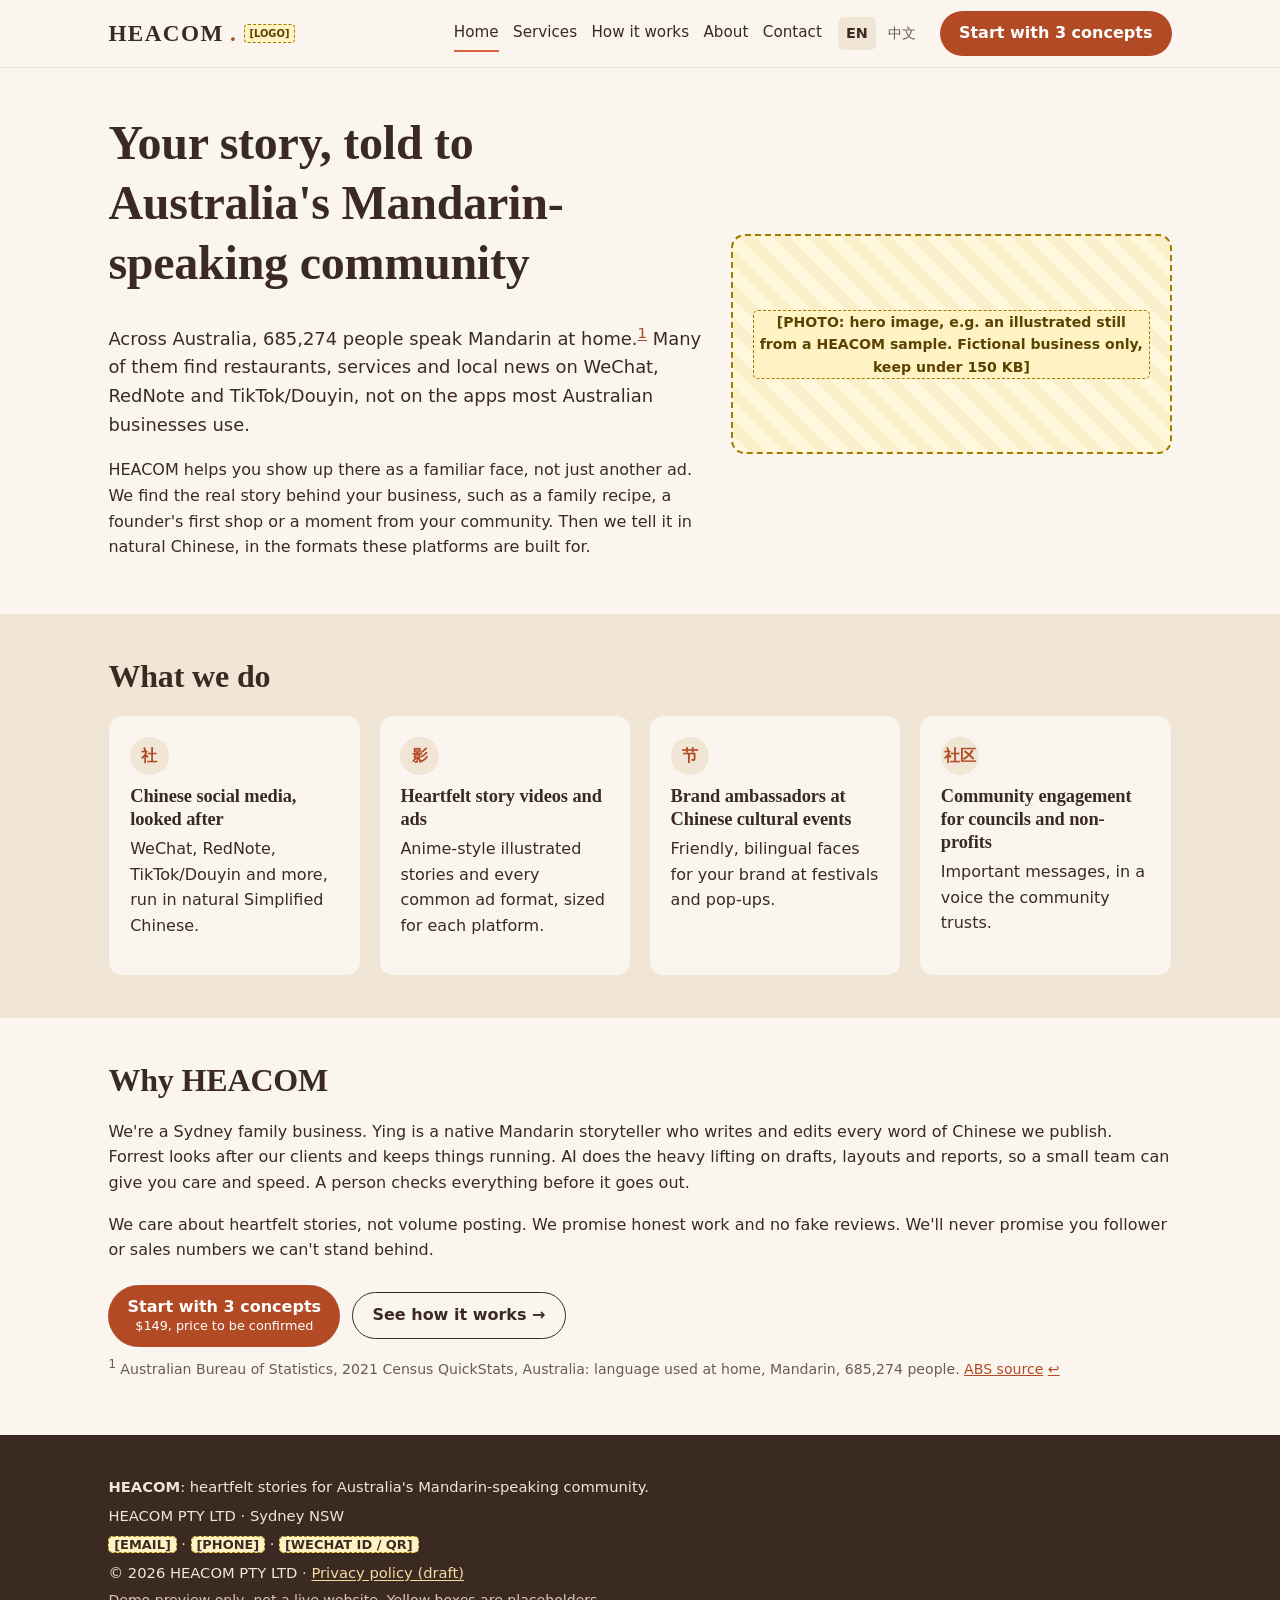
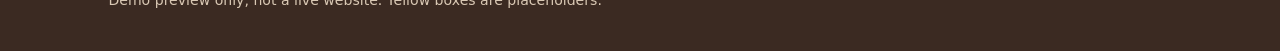
<file: index.html>
<!doctype html>
<html lang="en-AU">
<head>
<meta charset="utf-8">
<meta name="viewport" content="width=device-width,initial-scale=1">
<title>HEACOM | Your Story, Told to Australia&#x27;s Mandarin-Speaking Community</title>
<meta name="description" content="A Sydney family business that brings your brand to Mandarin-speaking Australians. We make heartfelt Chinese story videos, run your Chinese social media and support your community events. Powered by AI, edited by people.">
<meta name="robots" content="noindex"><!-- DEMO preview only: remove this line only if Forrest decides to launch -->
<link rel="canonical" href="https://heacom.com.au/">
<link rel="alternate" hreflang="en-AU" href="https://heacom.com.au/">
<link rel="alternate" hreflang="zh-Hans" href="https://heacom.com.au/zh/">
<link rel="alternate" hreflang="x-default" href="https://heacom.com.au/">
<meta property="og:type" content="website">
<meta property="og:site_name" content="HEACOM">
<meta property="og:title" content="HEACOM | Your Story, Told to Australia&#x27;s Mandarin-Speaking Community">
<meta property="og:description" content="A Sydney family business that brings your brand to Mandarin-speaking Australians. We make heartfelt Chinese story videos, run your Chinese social media and support your community events. Powered by AI, edited by people.">
<meta property="og:url" content="https://heacom.com.au/">
<meta property="og:locale" content="en_AU">
<meta name="theme-color" content="#FAF5EE">
<link rel="icon" href="assets/favicon.svg" type="image/svg+xml">
<link rel="stylesheet" href="assets/style.css">
</head>
<body>
<a class="skip" href="#main">Skip to content</a>
<header class="site"><div class="wrap bar">
<a class="wordmark" href="index.html" aria-label="HEACOM home">HEACOM<span class="dot" aria-hidden="true">.</span><mark class="logo-ph" aria-hidden="true">[LOGO]</mark></a>
<nav class="main" aria-label="Main"><ul><li><a href="index.html" aria-current=page>Home</a></li><li><a href="services.html">Services</a></li><li><a href="how-it-works.html">How it works</a></li><li><a href="about.html">About</a></li><li><a href="contact.html">Contact</a></li></ul></nav>
<nav class="lang" aria-label="Language"><a href="index.html" hreflang="en-AU" lang="en-AU" aria-current=true>EN</a><a href="zh/index.html" hreflang="zh-Hans" lang="zh-Hans">中文</a></nav>
<a class="btn" href="contact.html#enquiry">Start with 3 concepts</a>
</div></header>
<main id="main">
<section class="hero"><div class="wrap hero-grid"><div>
<h1>Your story, told to Australia's Mandarin-speaking community</h1>
<p class="lead">Across Australia, 685,274 people speak Mandarin at home.<sup><a href="#fn1" id="fnref1" aria-label="Footnote 1">1</a></sup> Many of them find restaurants, services and local news on WeChat, RedNote and TikTok/Douyin, not on the apps most Australian businesses use.</p>
<p>HEACOM helps you show up there as a familiar face, not just another ad. We find the real story behind your business, such as a family recipe, a founder's first shop or a moment from your community. Then we tell it in natural Chinese, in the formats these platforms are built for.</p>
</div>
<div class="box-ph" role="img" aria-label="Placeholder for a hero image"><mark class="ph">[PHOTO: hero image, e.g. an illustrated still from a HEACOM sample. Fictional business only, keep under 150 KB]</mark></div>
</div></section>
<section class="band"><div class="wrap"><h2>What we do</h2><div class="grid c4">
<div class="card"><span class="icon" aria-hidden="true">社</span><h3>Chinese social media, looked after</h3><p>WeChat, RedNote, TikTok/Douyin and more, run in natural Simplified Chinese.</p></div>
<div class="card"><span class="icon" aria-hidden="true">影</span><h3>Heartfelt story videos and ads</h3><p>Anime-style illustrated stories and every common ad format, sized for each platform.</p></div>
<div class="card"><span class="icon" aria-hidden="true">节</span><h3>Brand ambassadors at Chinese cultural events</h3><p>Friendly, bilingual faces for your brand at festivals and pop-ups.</p></div>
<div class="card"><span class="icon" aria-hidden="true">社区</span><h3>Community engagement for councils and non-profits</h3><p>Important messages, in a voice the community trusts.</p></div>
</div></div></section>
<section><div class="wrap"><h2>Why HEACOM</h2>
<p>We're a Sydney family business. Ying is a native Mandarin storyteller who writes and edits every word of Chinese we publish. Forrest looks after our clients and keeps things running. AI does the heavy lifting on drafts, layouts and reports, so a small team can give you care and speed. A person checks everything before it goes out.</p>
<p>We care about heartfelt stories, not volume posting. We promise honest work and no fake reviews. We'll never promise you follower or sales numbers we can't stand behind.</p>
<div class="cta-row"><a class="btn" href="contact.html#enquiry">Start with 3 concepts<small>$149, price to be confirmed</small></a> <a class="btn ghost" href="how-it-works.html">See how it works →</a></div>
<p class="small" id="fn1"><sup>1</sup> Australian Bureau of Statistics, 2021 Census QuickStats, Australia: language used at home, Mandarin, 685,274 people. <a href="https://www.abs.gov.au/census/find-census-data/quickstats/2021/AUS" rel="noopener">ABS source</a> <a href="#fnref1" aria-label="Back to text">↩</a></p>
</div></section>
</main>
<footer class="site"><div class="wrap"><p><strong>HEACOM</strong>: heartfelt stories for Australia's Mandarin-speaking community.</p><p>HEACOM PTY LTD · Sydney NSW</p><p><mark class="ph">[EMAIL]</mark> · <mark class="ph">[PHONE]</mark> · <mark class="ph">[WECHAT ID / QR]</mark></p>
<p>© 2026 HEACOM PTY LTD · <a href="privacy.html">Privacy policy (draft)</a></p><p class="small" style="color:#d9c8b4">Demo preview only, not a live website. Yellow boxes are placeholders.</p></div></footer>
</body>
</html>
</file>
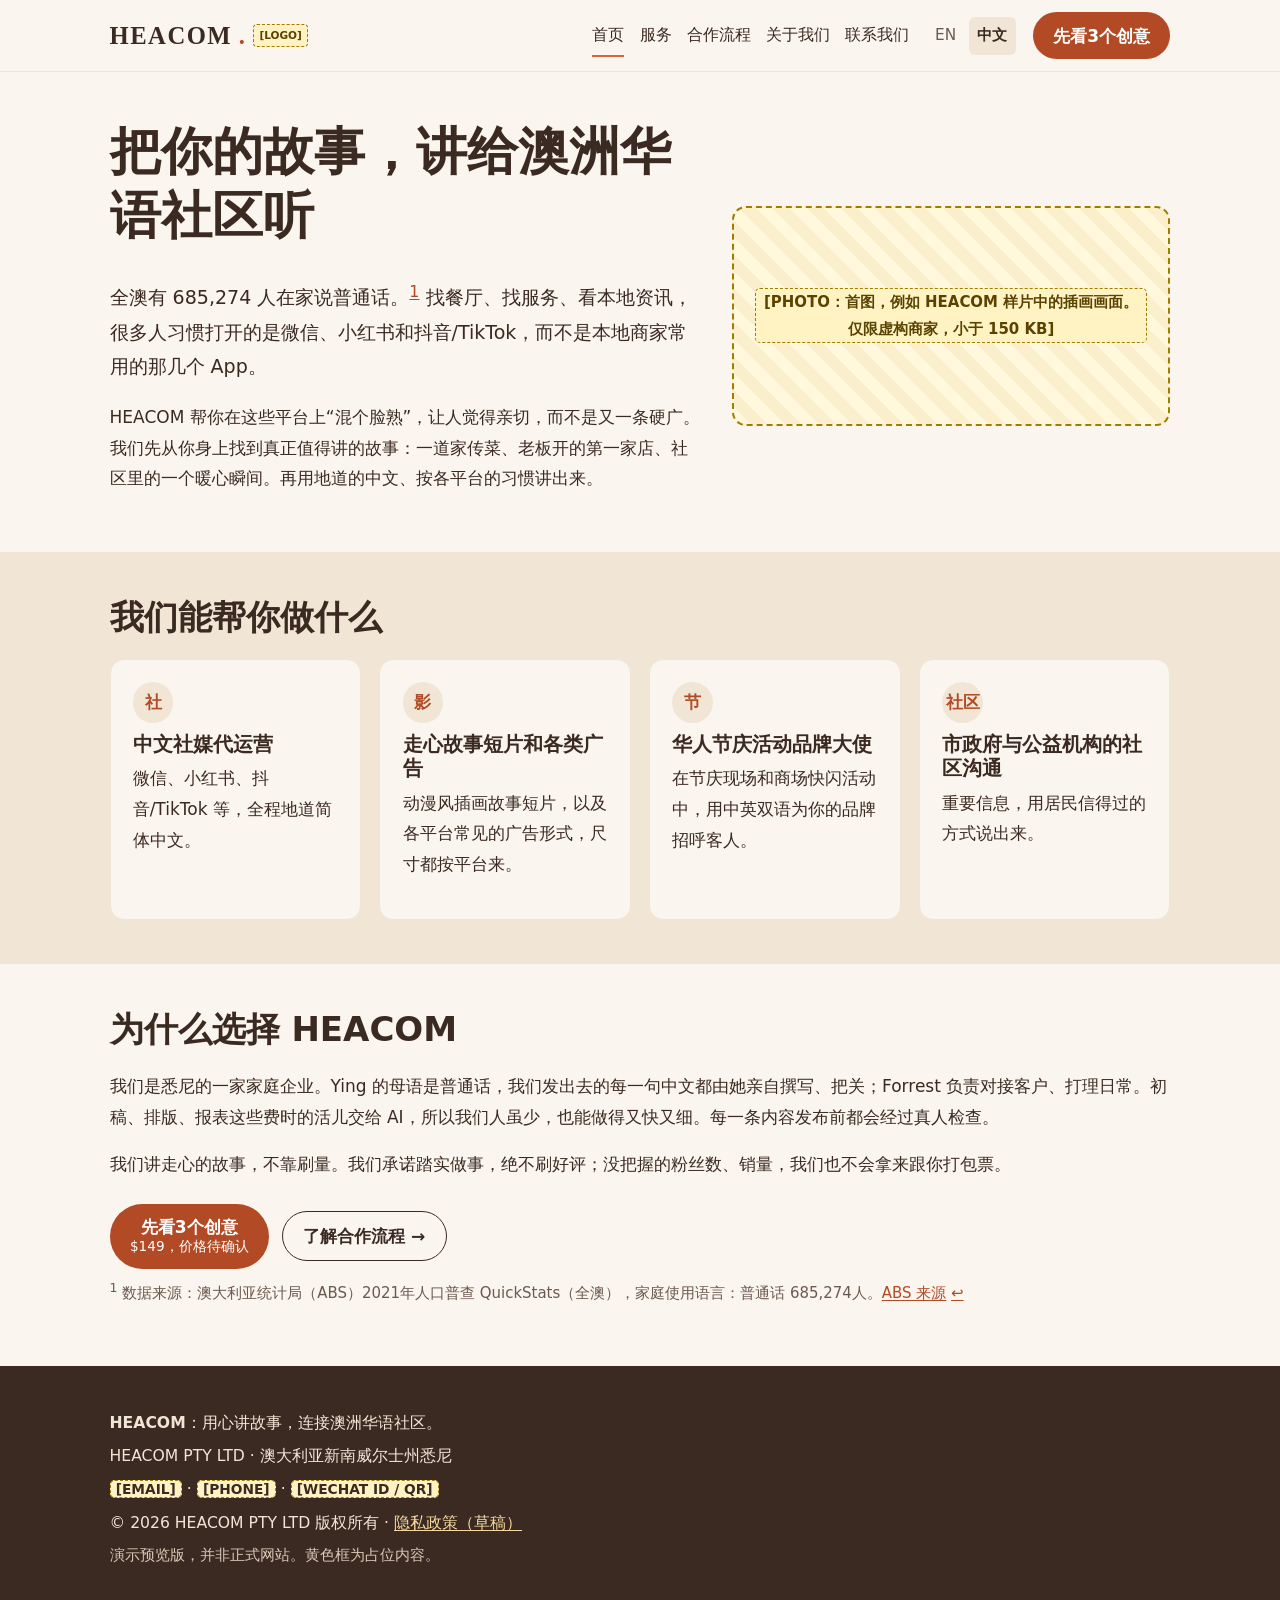
<file: zh/index.html>
<!doctype html>
<html lang="zh-Hans">
<head>
<meta charset="utf-8">
<meta name="viewport" content="width=device-width,initial-scale=1">
<title>HEACOM｜把你的故事，讲给澳洲华语社区听</title>
<meta name="description" content="悉尼本地家庭企业，帮你走进澳洲讲普通话的华人圈：拍有温度的中文故事短片、打理中文社媒、助力华人节庆活动。AI 提效，真人把关。">
<meta name="robots" content="noindex"><!-- DEMO preview only: remove this line only if Forrest decides to launch -->
<link rel="canonical" href="https://heacom.com.au/zh/">
<link rel="alternate" hreflang="en-AU" href="https://heacom.com.au/">
<link rel="alternate" hreflang="zh-Hans" href="https://heacom.com.au/zh/">
<link rel="alternate" hreflang="x-default" href="https://heacom.com.au/">
<meta property="og:type" content="website">
<meta property="og:site_name" content="HEACOM">
<meta property="og:title" content="HEACOM｜把你的故事，讲给澳洲华语社区听">
<meta property="og:description" content="悉尼本地家庭企业，帮你走进澳洲讲普通话的华人圈：拍有温度的中文故事短片、打理中文社媒、助力华人节庆活动。AI 提效，真人把关。">
<meta property="og:url" content="https://heacom.com.au/zh/">
<meta property="og:locale" content="zh_CN">
<meta name="theme-color" content="#FAF5EE">
<link rel="icon" href="../assets/favicon.svg" type="image/svg+xml">
<link rel="stylesheet" href="../assets/style.css">
</head>
<body>
<a class="skip" href="#main">跳到正文</a>
<header class="site"><div class="wrap bar">
<a class="wordmark" href="index.html" aria-label="HEACOM 首页">HEACOM<span class="dot" aria-hidden="true">.</span><mark class="logo-ph" aria-hidden="true">[LOGO]</mark></a>
<nav class="main" aria-label="主导航"><ul><li><a href="index.html" aria-current=page>首页</a></li><li><a href="services.html">服务</a></li><li><a href="how-it-works.html">合作流程</a></li><li><a href="about.html">关于我们</a></li><li><a href="contact.html">联系我们</a></li></ul></nav>
<nav class="lang" aria-label="语言"><a href="../index.html" hreflang="en-AU" lang="en-AU">EN</a><a href="index.html" hreflang="zh-Hans" lang="zh-Hans" aria-current=true>中文</a></nav>
<a class="btn" href="contact.html#enquiry">先看3个创意</a>
</div></header>
<main id="main">
<section class="hero"><div class="wrap hero-grid"><div>
<h1>把你的故事，讲给澳洲华语社区听</h1>
<p class="lead">全澳有 685,274 人在家说普通话。<sup><a href="#fn1" id="fnref1" aria-label="注释1">1</a></sup> 找餐厅、找服务、看本地资讯，很多人习惯打开的是微信、小红书和抖音/TikTok，而不是本地商家常用的那几个 App。</p>
<p>HEACOM 帮你在这些平台上“混个脸熟”，让人觉得亲切，而不是又一条硬广。我们先从你身上找到真正值得讲的故事：一道家传菜、老板开的第一家店、社区里的一个暖心瞬间。再用地道的中文、按各平台的习惯讲出来。</p>
</div>
<div class="box-ph" role="img" aria-label="首图占位"><mark class="ph">[PHOTO：首图，例如 HEACOM 样片中的插画画面。仅限虚构商家，小于 150 KB]</mark></div>
</div></section>
<section class="band"><div class="wrap"><h2>我们能帮你做什么</h2><div class="grid c4">
<div class="card"><span class="icon" aria-hidden="true">社</span><h3>中文社媒代运营</h3><p>微信、小红书、抖音/TikTok 等，全程地道简体中文。</p></div>
<div class="card"><span class="icon" aria-hidden="true">影</span><h3>走心故事短片和各类广告</h3><p>动漫风插画故事短片，以及各平台常见的广告形式，尺寸都按平台来。</p></div>
<div class="card"><span class="icon" aria-hidden="true">节</span><h3>华人节庆活动品牌大使</h3><p>在节庆现场和商场快闪活动中，用中英双语为你的品牌招呼客人。</p></div>
<div class="card"><span class="icon" aria-hidden="true">社区</span><h3>市政府与公益机构的社区沟通</h3><p>重要信息，用居民信得过的方式说出来。</p></div>
</div></div></section>
<section><div class="wrap"><h2>为什么选择 HEACOM</h2>
<p>我们是悉尼的一家家庭企业。Ying 的母语是普通话，我们发出去的每一句中文都由她亲自撰写、把关；Forrest 负责对接客户、打理日常。初稿、排版、报表这些费时的活儿交给 AI，所以我们人虽少，也能做得又快又细。每一条内容发布前都会经过真人检查。</p>
<p>我们讲走心的故事，不靠刷量。我们承诺踏实做事，绝不刷好评；没把握的粉丝数、销量，我们也不会拿来跟你打包票。</p>
<div class="cta-row"><a class="btn" href="contact.html#enquiry">先看3个创意<small>$149，价格待确认</small></a> <a class="btn ghost" href="how-it-works.html">了解合作流程 →</a></div>
<p class="small" id="fn1"><sup>1</sup> 数据来源：澳大利亚统计局（ABS）2021年人口普查 QuickStats（全澳），家庭使用语言：普通话 685,274人。<a href="https://www.abs.gov.au/census/find-census-data/quickstats/2021/AUS" rel="noopener">ABS 来源</a> <a href="#fnref1" aria-label="返回正文">↩</a></p>
</div></section>
</main>
<footer class="site"><div class="wrap"><p><strong>HEACOM</strong>：用心讲故事，连接澳洲华语社区。</p><p>HEACOM PTY LTD · 澳大利亚新南威尔士州悉尼</p><p><mark class="ph">[EMAIL]</mark> · <mark class="ph">[PHONE]</mark> · <mark class="ph">[WECHAT ID / QR]</mark></p>
<p>© 2026 HEACOM PTY LTD 版权所有 · <a href="privacy.html">隐私政策（草稿）</a></p><p class="small" style="color:#d9c8b4">演示预览版，并非正式网站。黄色框为占位内容。</p></div></footer>
</body>
</html>
</file>
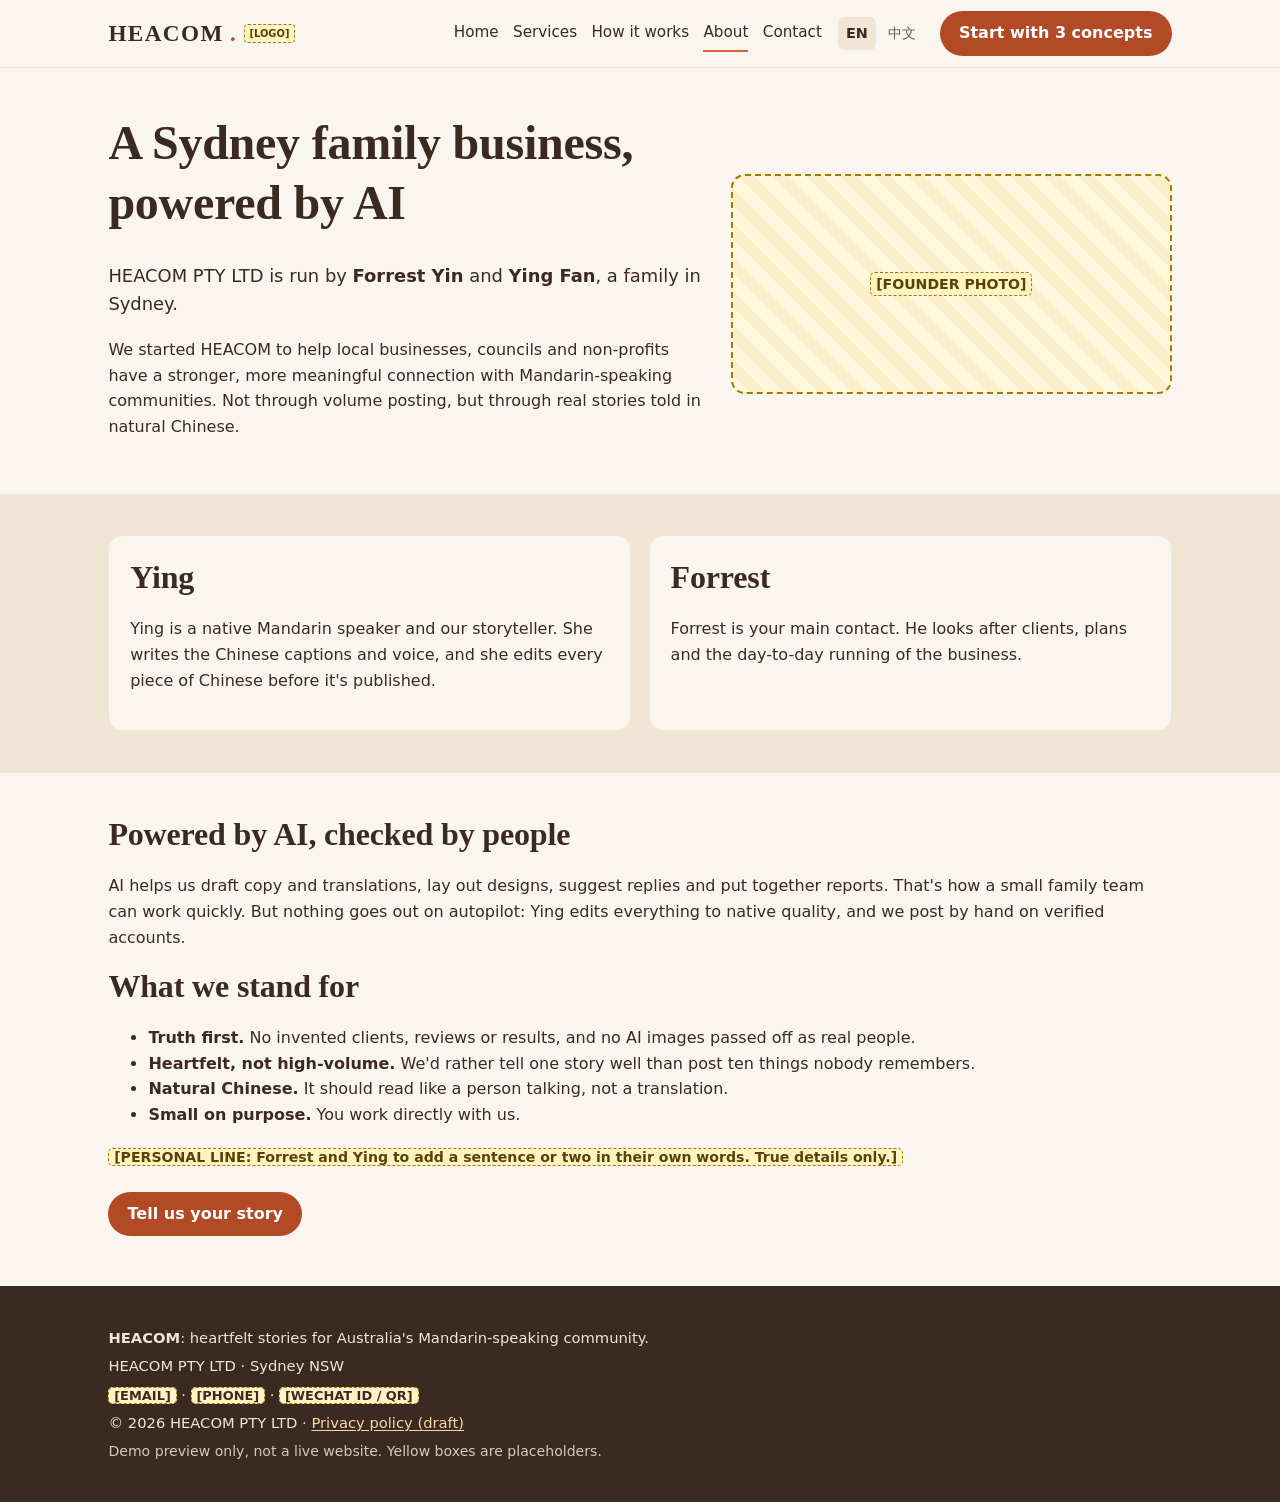
<file: about.html>
<!doctype html>
<html lang="en-AU">
<head>
<meta charset="utf-8">
<meta name="viewport" content="width=device-width,initial-scale=1">
<title>About HEACOM | A Sydney Family Business, Powered by AI</title>
<meta name="description" content="HEACOM PTY LTD is a Sydney family business run by Forrest Yin and Ying Fan. We help businesses and organisations connect with Australia&#x27;s Mandarin-speaking community.">
<meta name="robots" content="noindex"><!-- DEMO preview only: remove this line only if Forrest decides to launch -->
<link rel="canonical" href="https://heacom.com.au/about.html">
<link rel="alternate" hreflang="en-AU" href="https://heacom.com.au/about.html">
<link rel="alternate" hreflang="zh-Hans" href="https://heacom.com.au/zh/about.html">
<link rel="alternate" hreflang="x-default" href="https://heacom.com.au/about.html">
<meta property="og:type" content="website">
<meta property="og:site_name" content="HEACOM">
<meta property="og:title" content="About HEACOM | A Sydney Family Business, Powered by AI">
<meta property="og:description" content="HEACOM PTY LTD is a Sydney family business run by Forrest Yin and Ying Fan. We help businesses and organisations connect with Australia&#x27;s Mandarin-speaking community.">
<meta property="og:url" content="https://heacom.com.au/about.html">
<meta property="og:locale" content="en_AU">
<meta name="theme-color" content="#FAF5EE">
<link rel="icon" href="assets/favicon.svg" type="image/svg+xml">
<link rel="stylesheet" href="assets/style.css">
</head>
<body>
<a class="skip" href="#main">Skip to content</a>
<header class="site"><div class="wrap bar">
<a class="wordmark" href="index.html" aria-label="HEACOM home">HEACOM<span class="dot" aria-hidden="true">.</span><mark class="logo-ph" aria-hidden="true">[LOGO]</mark></a>
<nav class="main" aria-label="Main"><ul><li><a href="index.html">Home</a></li><li><a href="services.html">Services</a></li><li><a href="how-it-works.html">How it works</a></li><li><a href="about.html" aria-current=page>About</a></li><li><a href="contact.html">Contact</a></li></ul></nav>
<nav class="lang" aria-label="Language"><a href="about.html" hreflang="en-AU" lang="en-AU" aria-current=true>EN</a><a href="zh/about.html" hreflang="zh-Hans" lang="zh-Hans">中文</a></nav>
<a class="btn" href="contact.html#enquiry">Start with 3 concepts</a>
</div></header>
<main id="main">
<section class="hero"><div class="wrap hero-grid"><div>
<h1>A Sydney family business, powered by AI</h1>
<p class="lead">HEACOM PTY LTD is run by <strong>Forrest Yin</strong> and <strong>Ying Fan</strong>, a family in Sydney.</p>
<p>We started HEACOM to help local businesses, councils and non-profits have a stronger, more meaningful connection with Mandarin-speaking communities. Not through volume posting, but through real stories told in natural Chinese.</p>
</div><div class="box-ph" role="img" aria-label="Placeholder for founder photo"><mark class="ph">[FOUNDER PHOTO]</mark></div></div></section>
<section class="band"><div class="wrap grid c2">
<div class="card"><h2>Ying</h2><p>Ying is a native Mandarin speaker and our storyteller. She writes the Chinese captions and voice, and she edits every piece of Chinese before it's published.</p></div>
<div class="card"><h2>Forrest</h2><p>Forrest is your main contact. He looks after clients, plans and the day-to-day running of the business.</p></div>
</div></section>
<section><div class="wrap"><h2>Powered by AI, checked by people</h2>
<p>AI helps us draft copy and translations, lay out designs, suggest replies and put together reports. That's how a small family team can work quickly. But nothing goes out on autopilot: Ying edits everything to native quality, and we post by hand on verified accounts.</p>
<h2>What we stand for</h2>
<ul><li><strong>Truth first.</strong> No invented clients, reviews or results, and no AI images passed off as real people.</li>
<li><strong>Heartfelt, not high-volume.</strong> We'd rather tell one story well than post ten things nobody remembers.</li>
<li><strong>Natural Chinese.</strong> It should read like a person talking, not a translation.</li>
<li><strong>Small on purpose.</strong> You work directly with us.</li></ul>
<p><mark class="ph">[PERSONAL LINE: Forrest and Ying to add a sentence or two in their own words. True details only.]</mark></p>
<div class="cta-row"><a class="btn" href="contact.html#enquiry">Tell us your story</a></div>
</div></section>
</main>
<footer class="site"><div class="wrap"><p><strong>HEACOM</strong>: heartfelt stories for Australia's Mandarin-speaking community.</p><p>HEACOM PTY LTD · Sydney NSW</p><p><mark class="ph">[EMAIL]</mark> · <mark class="ph">[PHONE]</mark> · <mark class="ph">[WECHAT ID / QR]</mark></p>
<p>© 2026 HEACOM PTY LTD · <a href="privacy.html">Privacy policy (draft)</a></p><p class="small" style="color:#d9c8b4">Demo preview only, not a live website. Yellow boxes are placeholders.</p></div></footer>
</body>
</html>
</file>
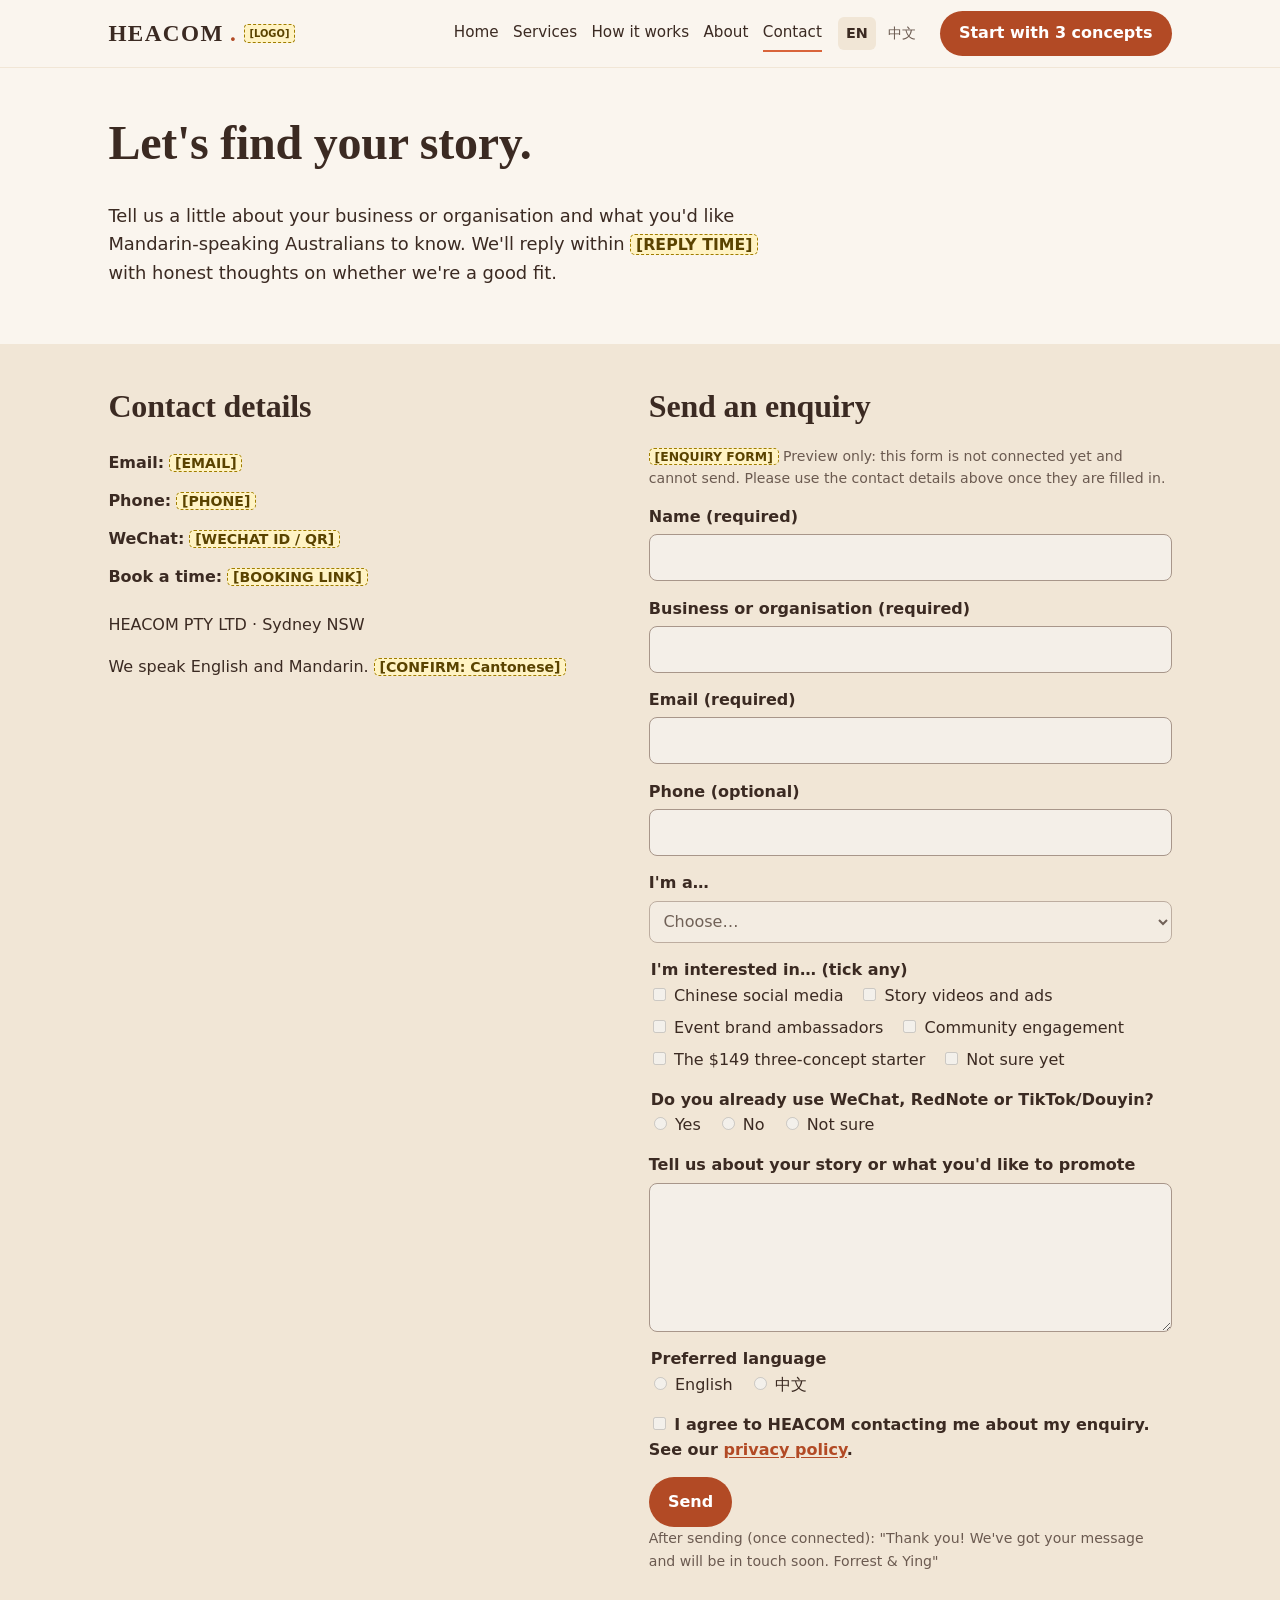
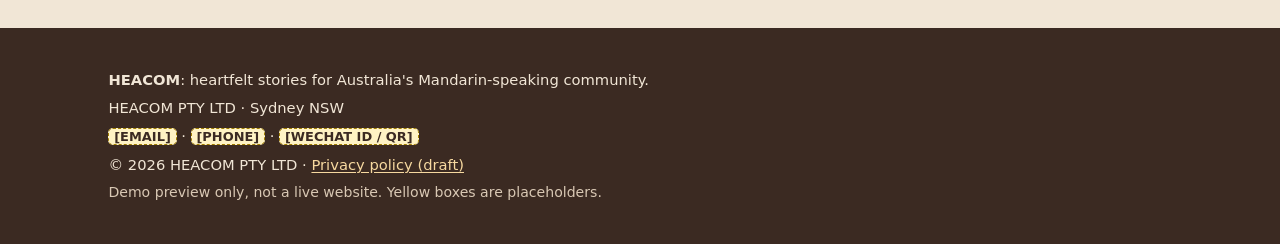
<file: contact.html>
<!doctype html>
<html lang="en-AU">
<head>
<meta charset="utf-8">
<meta name="viewport" content="width=device-width,initial-scale=1">
<title>Contact HEACOM | Sydney Family Business</title>
<meta name="description" content="Get in touch with HEACOM about Chinese social media, story videos, event brand ambassadors or community engagement. Sydney-based, family-run.">
<meta name="robots" content="noindex"><!-- DEMO preview only: remove this line only if Forrest decides to launch -->
<link rel="canonical" href="https://heacom.com.au/contact.html">
<link rel="alternate" hreflang="en-AU" href="https://heacom.com.au/contact.html">
<link rel="alternate" hreflang="zh-Hans" href="https://heacom.com.au/zh/contact.html">
<link rel="alternate" hreflang="x-default" href="https://heacom.com.au/contact.html">
<meta property="og:type" content="website">
<meta property="og:site_name" content="HEACOM">
<meta property="og:title" content="Contact HEACOM | Sydney Family Business">
<meta property="og:description" content="Get in touch with HEACOM about Chinese social media, story videos, event brand ambassadors or community engagement. Sydney-based, family-run.">
<meta property="og:url" content="https://heacom.com.au/contact.html">
<meta property="og:locale" content="en_AU">
<meta name="theme-color" content="#FAF5EE">
<link rel="icon" href="assets/favicon.svg" type="image/svg+xml">
<link rel="stylesheet" href="assets/style.css">
</head>
<body>
<a class="skip" href="#main">Skip to content</a>
<header class="site"><div class="wrap bar">
<a class="wordmark" href="index.html" aria-label="HEACOM home">HEACOM<span class="dot" aria-hidden="true">.</span><mark class="logo-ph" aria-hidden="true">[LOGO]</mark></a>
<nav class="main" aria-label="Main"><ul><li><a href="index.html">Home</a></li><li><a href="services.html">Services</a></li><li><a href="how-it-works.html">How it works</a></li><li><a href="about.html">About</a></li><li><a href="contact.html" aria-current=page>Contact</a></li></ul></nav>
<nav class="lang" aria-label="Language"><a href="contact.html" hreflang="en-AU" lang="en-AU" aria-current=true>EN</a><a href="zh/contact.html" hreflang="zh-Hans" lang="zh-Hans">中文</a></nav>
<a class="btn" href="contact.html#enquiry">Start with 3 concepts</a>
</div></header>
<main id="main">
<section class="hero"><div class="wrap"><h1>Let's find your story.</h1>
<p class="lead">Tell us a little about your business or organisation and what you'd like Mandarin-speaking Australians to know. We'll reply within <mark class="ph">[REPLY TIME]</mark> with honest thoughts on whether we're a good fit.</p></div></section>
<section class="band"><div class="wrap grid c2"><div>
<h2>Contact details</h2>
<ul class="contact-list"><li><strong>Email:</strong> <mark class="ph">[EMAIL]</mark></li><li><strong>Phone:</strong> <mark class="ph">[PHONE]</mark></li><li><strong>WeChat:</strong> <mark class="ph">[WECHAT ID / QR]</mark></li><li><strong>Book a time:</strong> <mark class="ph">[BOOKING LINK]</mark></li></ul>
<p>HEACOM PTY LTD · Sydney NSW</p>
<p>We speak English and Mandarin. <mark class="ph">[CONFIRM: Cantonese]</mark></p></div>
<div><h2>Send an enquiry</h2><form class="ph-form" id="enquiry" action="#" method="post" aria-describedby="formnote">
<p id="formnote" class="note"><mark class="ph">[ENQUIRY FORM]</mark> Preview only: this form is not connected yet and cannot send. Please use the contact details above once they are filled in.</p>
<fieldset disabled>
<div class="field"><label for="f-name">Name (required)</label><input id="f-name" name="name" required autocomplete="name"></div>
<div class="field"><label for="f-org">Business or organisation (required)</label><input id="f-org" name="organisation" required autocomplete="organization"></div>
<div class="field"><label for="f-email">Email (required)</label><input id="f-email" name="email" type="email" required autocomplete="email"></div>
<div class="field"><label for="f-phone">Phone (optional)</label><input id="f-phone" name="phone" type="tel" autocomplete="tel"></div>
<div class="field"><label for="f-type">I'm a…</label><select id="f-type" name="type"><option value="">Choose…</option><option>Business</option><option>Restaurant or café</option><option>Council</option><option>Non-profit</option><option>Other</option></select></div>
<fieldset class="field"><legend>I'm interested in… (tick any)</legend><div class="opts"><label><input type="checkbox" name="interest"> Chinese social media</label><label><input type="checkbox" name="interest"> Story videos and ads</label><label><input type="checkbox" name="interest"> Event brand ambassadors</label><label><input type="checkbox" name="interest"> Community engagement</label><label><input type="checkbox" name="interest"> The $149 three-concept starter</label><label><input type="checkbox" name="interest"> Not sure yet</label></div></fieldset>
<fieldset class="field"><legend>Do you already use WeChat, RedNote or TikTok/Douyin?</legend><div class="opts"><label><input type="radio" name="uses"> Yes</label><label><input type="radio" name="uses"> No</label><label><input type="radio" name="uses"> Not sure</label></div></fieldset>
<div class="field"><label for="f-story">Tell us about your story or what you'd like to promote</label><textarea id="f-story" name="story" rows="5"></textarea></div>
<fieldset class="field"><legend>Preferred language</legend><div class="opts"><label><input type="radio" name="lang"> English</label><label><input type="radio" name="lang"> 中文</label></div></fieldset>
<div class="field"><label><input type="checkbox" name="consent" required> I agree to HEACOM contacting me about my enquiry. See our <a href="privacy.html">privacy policy</a>.</label></div>
<div><button class="btn" type="submit">Send</button></div>
</fieldset>
<p class="small">After sending (once connected): "Thank you! We've got your message and will be in touch soon. Forrest &amp; Ying"</p>
</form></div></div></section>
</main>
<footer class="site"><div class="wrap"><p><strong>HEACOM</strong>: heartfelt stories for Australia's Mandarin-speaking community.</p><p>HEACOM PTY LTD · Sydney NSW</p><p><mark class="ph">[EMAIL]</mark> · <mark class="ph">[PHONE]</mark> · <mark class="ph">[WECHAT ID / QR]</mark></p>
<p>© 2026 HEACOM PTY LTD · <a href="privacy.html">Privacy policy (draft)</a></p><p class="small" style="color:#d9c8b4">Demo preview only, not a live website. Yellow boxes are placeholders.</p></div></footer>
</body>
</html>
</file>
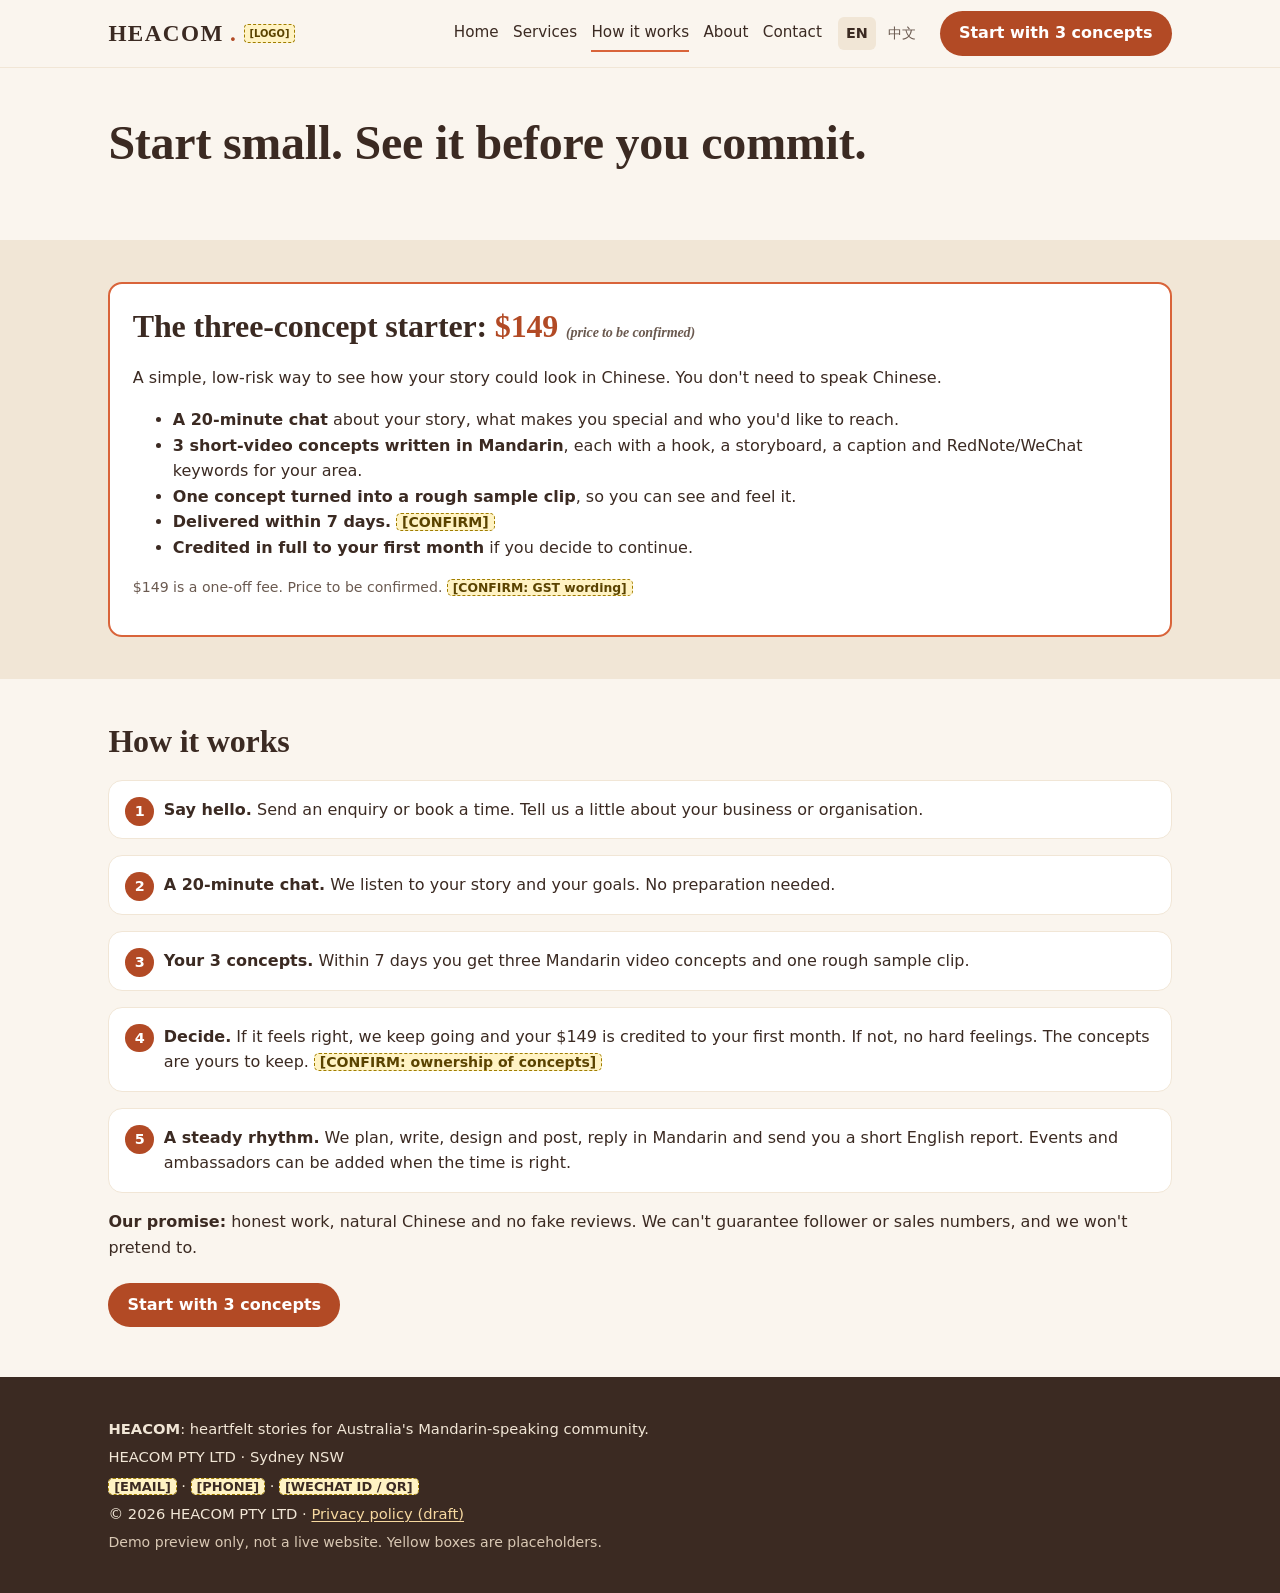
<file: how-it-works.html>
<!doctype html>
<html lang="en-AU">
<head>
<meta charset="utf-8">
<meta name="viewport" content="width=device-width,initial-scale=1">
<title>How It Works | Start with 3 Chinese Video Concepts | HEACOM</title>
<meta name="description" content="Start small with HEACOM&#x27;s three-concept starter: three Mandarin short-video concepts and a rough sample clip, $149 (price to be confirmed), credited to your first month if you continue.">
<meta name="robots" content="noindex"><!-- DEMO preview only: remove this line only if Forrest decides to launch -->
<link rel="canonical" href="https://heacom.com.au/how-it-works.html">
<link rel="alternate" hreflang="en-AU" href="https://heacom.com.au/how-it-works.html">
<link rel="alternate" hreflang="zh-Hans" href="https://heacom.com.au/zh/how-it-works.html">
<link rel="alternate" hreflang="x-default" href="https://heacom.com.au/how-it-works.html">
<meta property="og:type" content="website">
<meta property="og:site_name" content="HEACOM">
<meta property="og:title" content="How It Works | Start with 3 Chinese Video Concepts | HEACOM">
<meta property="og:description" content="Start small with HEACOM&#x27;s three-concept starter: three Mandarin short-video concepts and a rough sample clip, $149 (price to be confirmed), credited to your first month if you continue.">
<meta property="og:url" content="https://heacom.com.au/how-it-works.html">
<meta property="og:locale" content="en_AU">
<meta name="theme-color" content="#FAF5EE">
<link rel="icon" href="assets/favicon.svg" type="image/svg+xml">
<link rel="stylesheet" href="assets/style.css">
</head>
<body>
<a class="skip" href="#main">Skip to content</a>
<header class="site"><div class="wrap bar">
<a class="wordmark" href="index.html" aria-label="HEACOM home">HEACOM<span class="dot" aria-hidden="true">.</span><mark class="logo-ph" aria-hidden="true">[LOGO]</mark></a>
<nav class="main" aria-label="Main"><ul><li><a href="index.html">Home</a></li><li><a href="services.html">Services</a></li><li><a href="how-it-works.html" aria-current=page>How it works</a></li><li><a href="about.html">About</a></li><li><a href="contact.html">Contact</a></li></ul></nav>
<nav class="lang" aria-label="Language"><a href="how-it-works.html" hreflang="en-AU" lang="en-AU" aria-current=true>EN</a><a href="zh/how-it-works.html" hreflang="zh-Hans" lang="zh-Hans">中文</a></nav>
<a class="btn" href="contact.html#enquiry">Start with 3 concepts</a>
</div></header>
<main id="main">
<section class="hero"><div class="wrap"><h1>Start small. See it before you commit.</h1></div></section>
<section class="band"><div class="wrap"><div class="offer">
<h2>The three-concept starter: <span class="price">$149</span> <em class="small">(price to be confirmed)</em></h2>
<p>A simple, low-risk way to see how your story could look in Chinese. You don't need to speak Chinese.</p>
<ul><li><strong>A 20-minute chat</strong> about your story, what makes you special and who you'd like to reach.</li>
<li><strong>3 short-video concepts written in Mandarin</strong>, each with a hook, a storyboard, a caption and RedNote/WeChat keywords for your area.</li>
<li><strong>One concept turned into a rough sample clip</strong>, so you can see and feel it.</li>
<li><strong>Delivered within 7 days.</strong> <mark class="ph">[CONFIRM]</mark></li>
<li><strong>Credited in full to your first month</strong> if you decide to continue.</li></ul>
<p class="note">$149 is a one-off fee. Price to be confirmed. <mark class="ph">[CONFIRM: GST wording]</mark></p>
</div></div></section>
<section><div class="wrap"><h2>How it works</h2>
<ol class="steps">
<li><strong>Say hello.</strong> Send an enquiry or book a time. Tell us a little about your business or organisation.</li>
<li><strong>A 20-minute chat.</strong> We listen to your story and your goals. No preparation needed.</li>
<li><strong>Your 3 concepts.</strong> Within 7 days you get three Mandarin video concepts and one rough sample clip.</li>
<li><strong>Decide.</strong> If it feels right, we keep going and your $149 is credited to your first month. If not, no hard feelings. The concepts are yours to keep. <mark class="ph">[CONFIRM: ownership of concepts]</mark></li>
<li><strong>A steady rhythm.</strong> We plan, write, design and post, reply in Mandarin and send you a short English report. Events and ambassadors can be added when the time is right.</li>
</ol>
<p><strong>Our promise:</strong> honest work, natural Chinese and no fake reviews. We can't guarantee follower or sales numbers, and we won't pretend to.</p>
<div class="cta-row"><a class="btn" href="contact.html#enquiry">Start with 3 concepts</a></div>
</div></section>
</main>
<footer class="site"><div class="wrap"><p><strong>HEACOM</strong>: heartfelt stories for Australia's Mandarin-speaking community.</p><p>HEACOM PTY LTD · Sydney NSW</p><p><mark class="ph">[EMAIL]</mark> · <mark class="ph">[PHONE]</mark> · <mark class="ph">[WECHAT ID / QR]</mark></p>
<p>© 2026 HEACOM PTY LTD · <a href="privacy.html">Privacy policy (draft)</a></p><p class="small" style="color:#d9c8b4">Demo preview only, not a live website. Yellow boxes are placeholders.</p></div></footer>
</body>
</html>
</file>
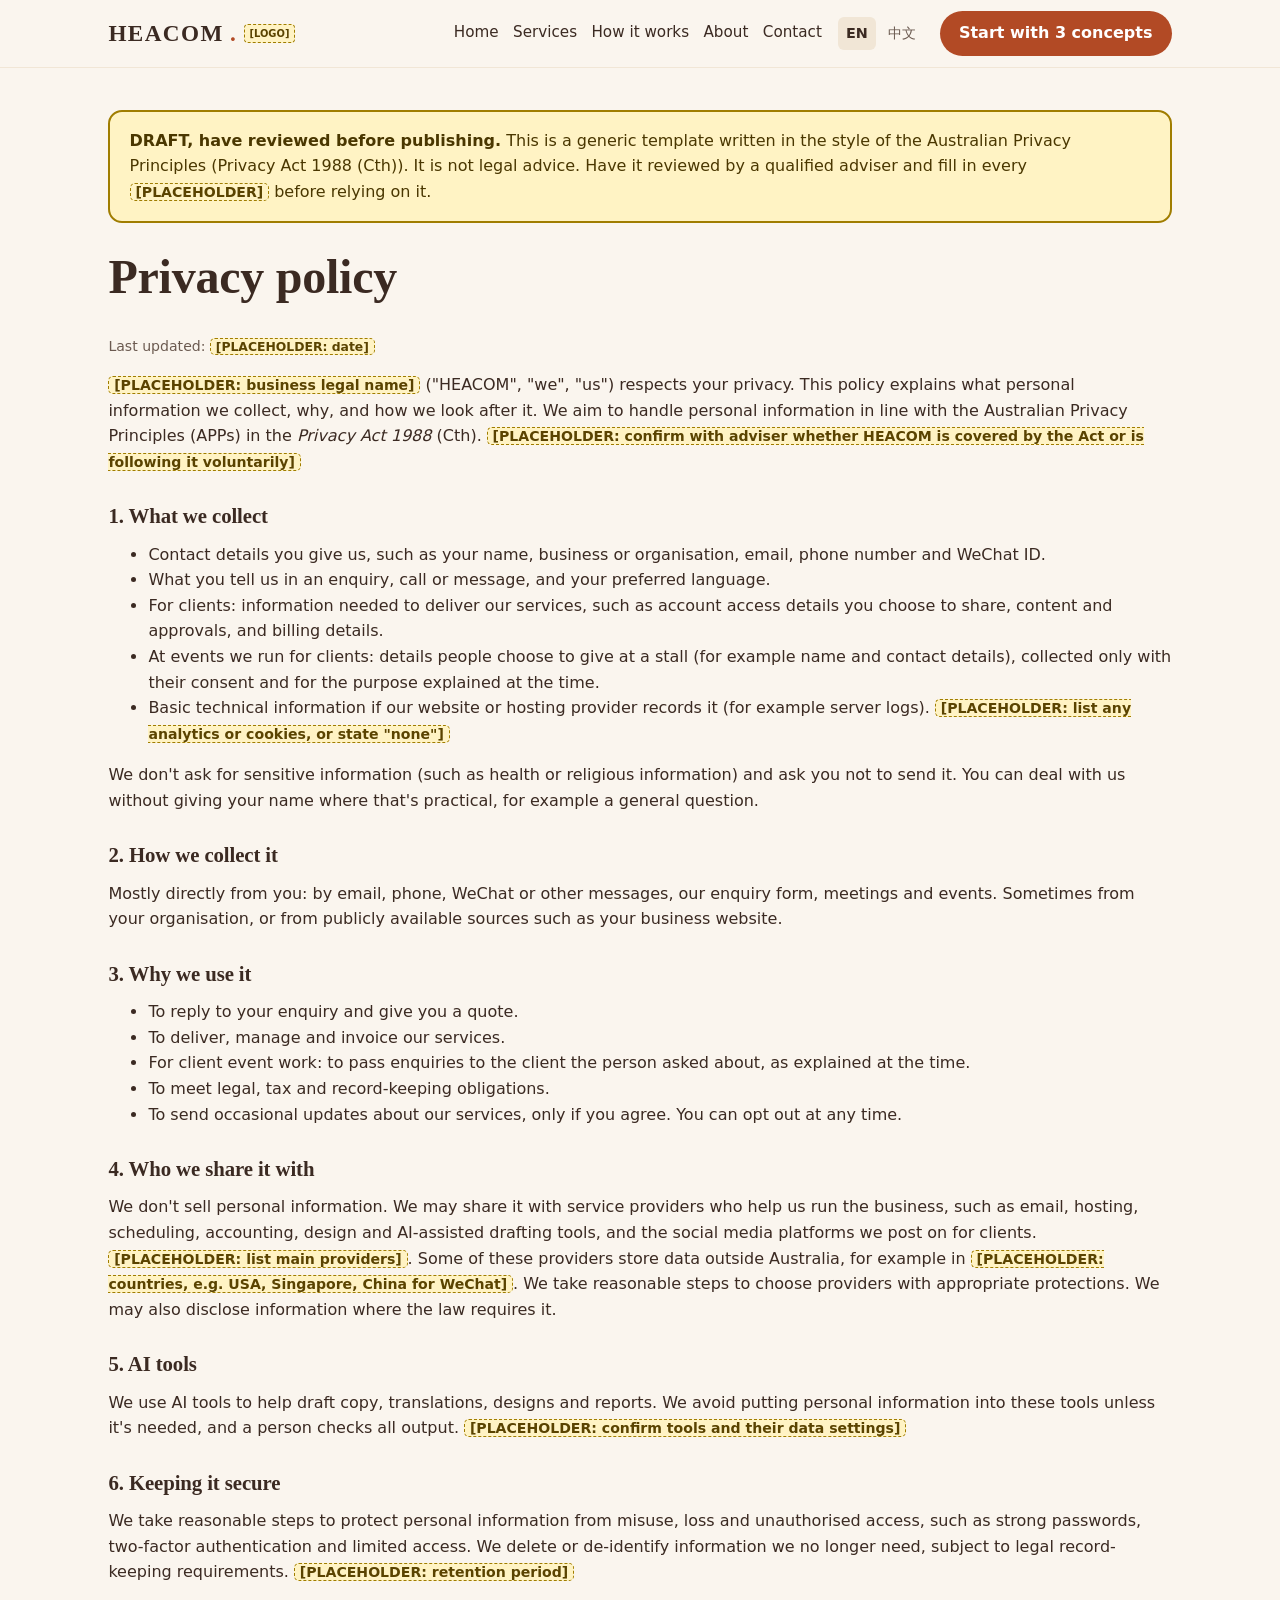
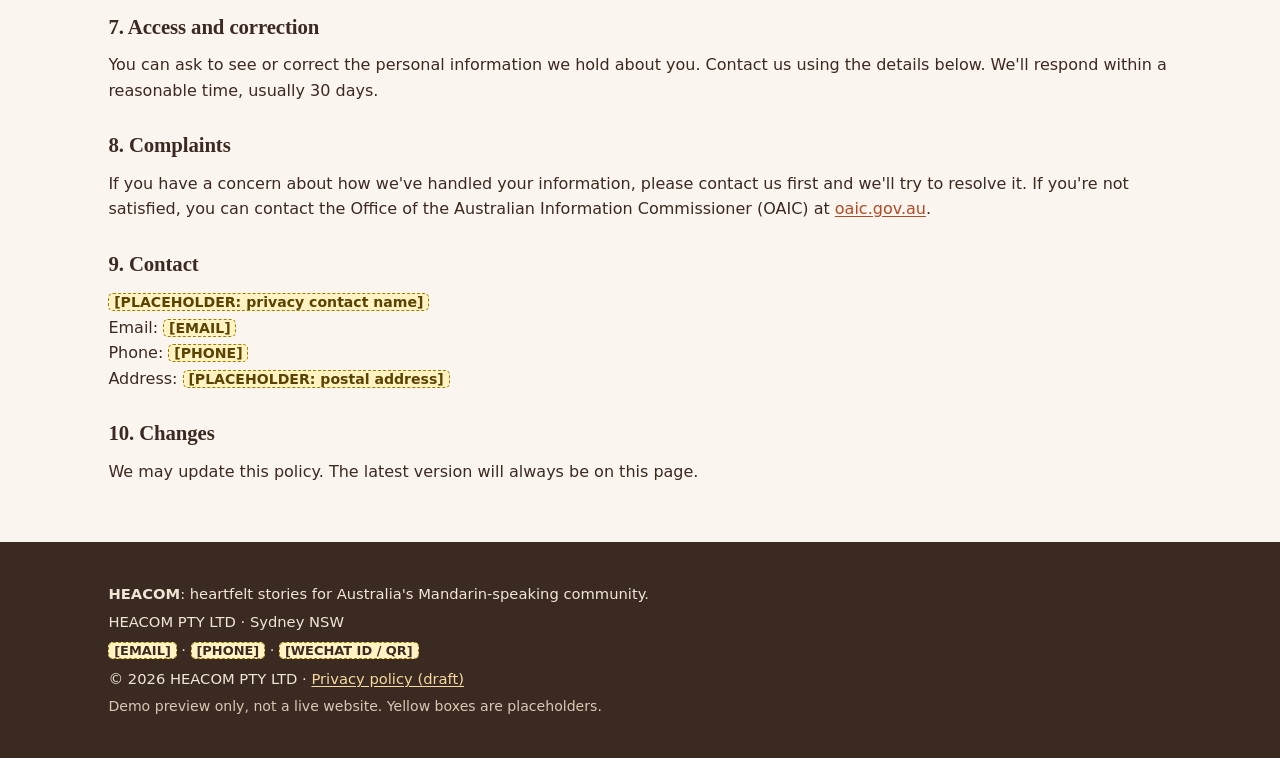
<file: privacy.html>
<!doctype html>
<html lang="en-AU">
<head>
<meta charset="utf-8">
<meta name="viewport" content="width=device-width,initial-scale=1">
<title>Privacy Policy (Draft) | HEACOM</title>
<meta name="description" content="How HEACOM PTY LTD collects, uses and protects personal information. Draft policy.">
<meta name="robots" content="noindex"><!-- DEMO preview only: remove this line only if Forrest decides to launch -->
<link rel="canonical" href="https://heacom.com.au/privacy.html">
<link rel="alternate" hreflang="en-AU" href="https://heacom.com.au/privacy.html">
<link rel="alternate" hreflang="zh-Hans" href="https://heacom.com.au/zh/privacy.html">
<link rel="alternate" hreflang="x-default" href="https://heacom.com.au/privacy.html">
<meta property="og:type" content="website">
<meta property="og:site_name" content="HEACOM">
<meta property="og:title" content="Privacy Policy (Draft) | HEACOM">
<meta property="og:description" content="How HEACOM PTY LTD collects, uses and protects personal information. Draft policy.">
<meta property="og:url" content="https://heacom.com.au/privacy.html">
<meta property="og:locale" content="en_AU">
<meta name="theme-color" content="#FAF5EE">
<link rel="icon" href="assets/favicon.svg" type="image/svg+xml">
<link rel="stylesheet" href="assets/style.css">
</head>
<body>
<a class="skip" href="#main">Skip to content</a>
<header class="site"><div class="wrap bar">
<a class="wordmark" href="index.html" aria-label="HEACOM home">HEACOM<span class="dot" aria-hidden="true">.</span><mark class="logo-ph" aria-hidden="true">[LOGO]</mark></a>
<nav class="main" aria-label="Main"><ul><li><a href="index.html">Home</a></li><li><a href="services.html">Services</a></li><li><a href="how-it-works.html">How it works</a></li><li><a href="about.html">About</a></li><li><a href="contact.html">Contact</a></li></ul></nav>
<nav class="lang" aria-label="Language"><a href="privacy.html" hreflang="en-AU" lang="en-AU" aria-current=true>EN</a><a href="zh/privacy.html" hreflang="zh-Hans" lang="zh-Hans">中文</a></nav>
<a class="btn" href="contact.html#enquiry">Start with 3 concepts</a>
</div></header>
<main id="main">
<section><div class="wrap policy">
<div class="draft-banner" role="note"><strong>DRAFT, have reviewed before publishing.</strong> This is a generic template written in the style of the Australian Privacy Principles (Privacy Act 1988 (Cth)). It is not legal advice. Have it reviewed by a qualified adviser and fill in every <mark class="ph">[PLACEHOLDER]</mark> before relying on it.</div>
<h1>Privacy policy</h1>
<p class="note">Last updated: <mark class="ph">[PLACEHOLDER: date]</mark></p>
<p><mark class="ph">[PLACEHOLDER: business legal name]</mark> ("HEACOM", "we", "us") respects your privacy. This policy explains what personal information we collect, why, and how we look after it. We aim to handle personal information in line with the Australian Privacy Principles (APPs) in the <em>Privacy Act 1988</em> (Cth). <mark class="ph">[PLACEHOLDER: confirm with adviser whether HEACOM is covered by the Act or is following it voluntarily]</mark></p>
<h2>1. What we collect</h2>
<ul><li>Contact details you give us, such as your name, business or organisation, email, phone number and WeChat ID.</li>
<li>What you tell us in an enquiry, call or message, and your preferred language.</li>
<li>For clients: information needed to deliver our services, such as account access details you choose to share, content and approvals, and billing details.</li>
<li>At events we run for clients: details people choose to give at a stall (for example name and contact details), collected only with their consent and for the purpose explained at the time.</li>
<li>Basic technical information if our website or hosting provider records it (for example server logs). <mark class="ph">[PLACEHOLDER: list any analytics or cookies, or state "none"]</mark></li></ul>
<p>We don't ask for sensitive information (such as health or religious information) and ask you not to send it. You can deal with us without giving your name where that's practical, for example a general question.</p>
<h2>2. How we collect it</h2>
<p>Mostly directly from you: by email, phone, WeChat or other messages, our enquiry form, meetings and events. Sometimes from your organisation, or from publicly available sources such as your business website.</p>
<h2>3. Why we use it</h2>
<ul><li>To reply to your enquiry and give you a quote.</li><li>To deliver, manage and invoice our services.</li><li>For client event work: to pass enquiries to the client the person asked about, as explained at the time.</li><li>To meet legal, tax and record-keeping obligations.</li><li>To send occasional updates about our services, only if you agree. You can opt out at any time.</li></ul>
<h2>4. Who we share it with</h2>
<p>We don't sell personal information. We may share it with service providers who help us run the business, such as email, hosting, scheduling, accounting, design and AI-assisted drafting tools, and the social media platforms we post on for clients. <mark class="ph">[PLACEHOLDER: list main providers]</mark>. Some of these providers store data outside Australia, for example in <mark class="ph">[PLACEHOLDER: countries, e.g. USA, Singapore, China for WeChat]</mark>. We take reasonable steps to choose providers with appropriate protections. We may also disclose information where the law requires it.</p>
<h2>5. AI tools</h2>
<p>We use AI tools to help draft copy, translations, designs and reports. We avoid putting personal information into these tools unless it's needed, and a person checks all output. <mark class="ph">[PLACEHOLDER: confirm tools and their data settings]</mark></p>
<h2>6. Keeping it secure</h2>
<p>We take reasonable steps to protect personal information from misuse, loss and unauthorised access, such as strong passwords, two-factor authentication and limited access. We delete or de-identify information we no longer need, subject to legal record-keeping requirements. <mark class="ph">[PLACEHOLDER: retention period]</mark></p>
<h2>7. Access and correction</h2>
<p>You can ask to see or correct the personal information we hold about you. Contact us using the details below. We'll respond within a reasonable time, usually 30 days.</p>
<h2>8. Complaints</h2>
<p>If you have a concern about how we've handled your information, please contact us first and we'll try to resolve it. If you're not satisfied, you can contact the Office of the Australian Information Commissioner (OAIC) at <a href="https://www.oaic.gov.au" rel="noopener">oaic.gov.au</a>.</p>
<h2>9. Contact</h2>
<p><mark class="ph">[PLACEHOLDER: privacy contact name]</mark><br>Email: <mark class="ph">[EMAIL]</mark><br>Phone: <mark class="ph">[PHONE]</mark><br>Address: <mark class="ph">[PLACEHOLDER: postal address]</mark></p>
<h2>10. Changes</h2><p>We may update this policy. The latest version will always be on this page.</p>
</div></section>
</main>
<footer class="site"><div class="wrap"><p><strong>HEACOM</strong>: heartfelt stories for Australia's Mandarin-speaking community.</p><p>HEACOM PTY LTD · Sydney NSW</p><p><mark class="ph">[EMAIL]</mark> · <mark class="ph">[PHONE]</mark> · <mark class="ph">[WECHAT ID / QR]</mark></p>
<p>© 2026 HEACOM PTY LTD · <a href="privacy.html">Privacy policy (draft)</a></p><p class="small" style="color:#d9c8b4">Demo preview only, not a live website. Yellow boxes are placeholders.</p></div></footer>
</body>
</html>
</file>
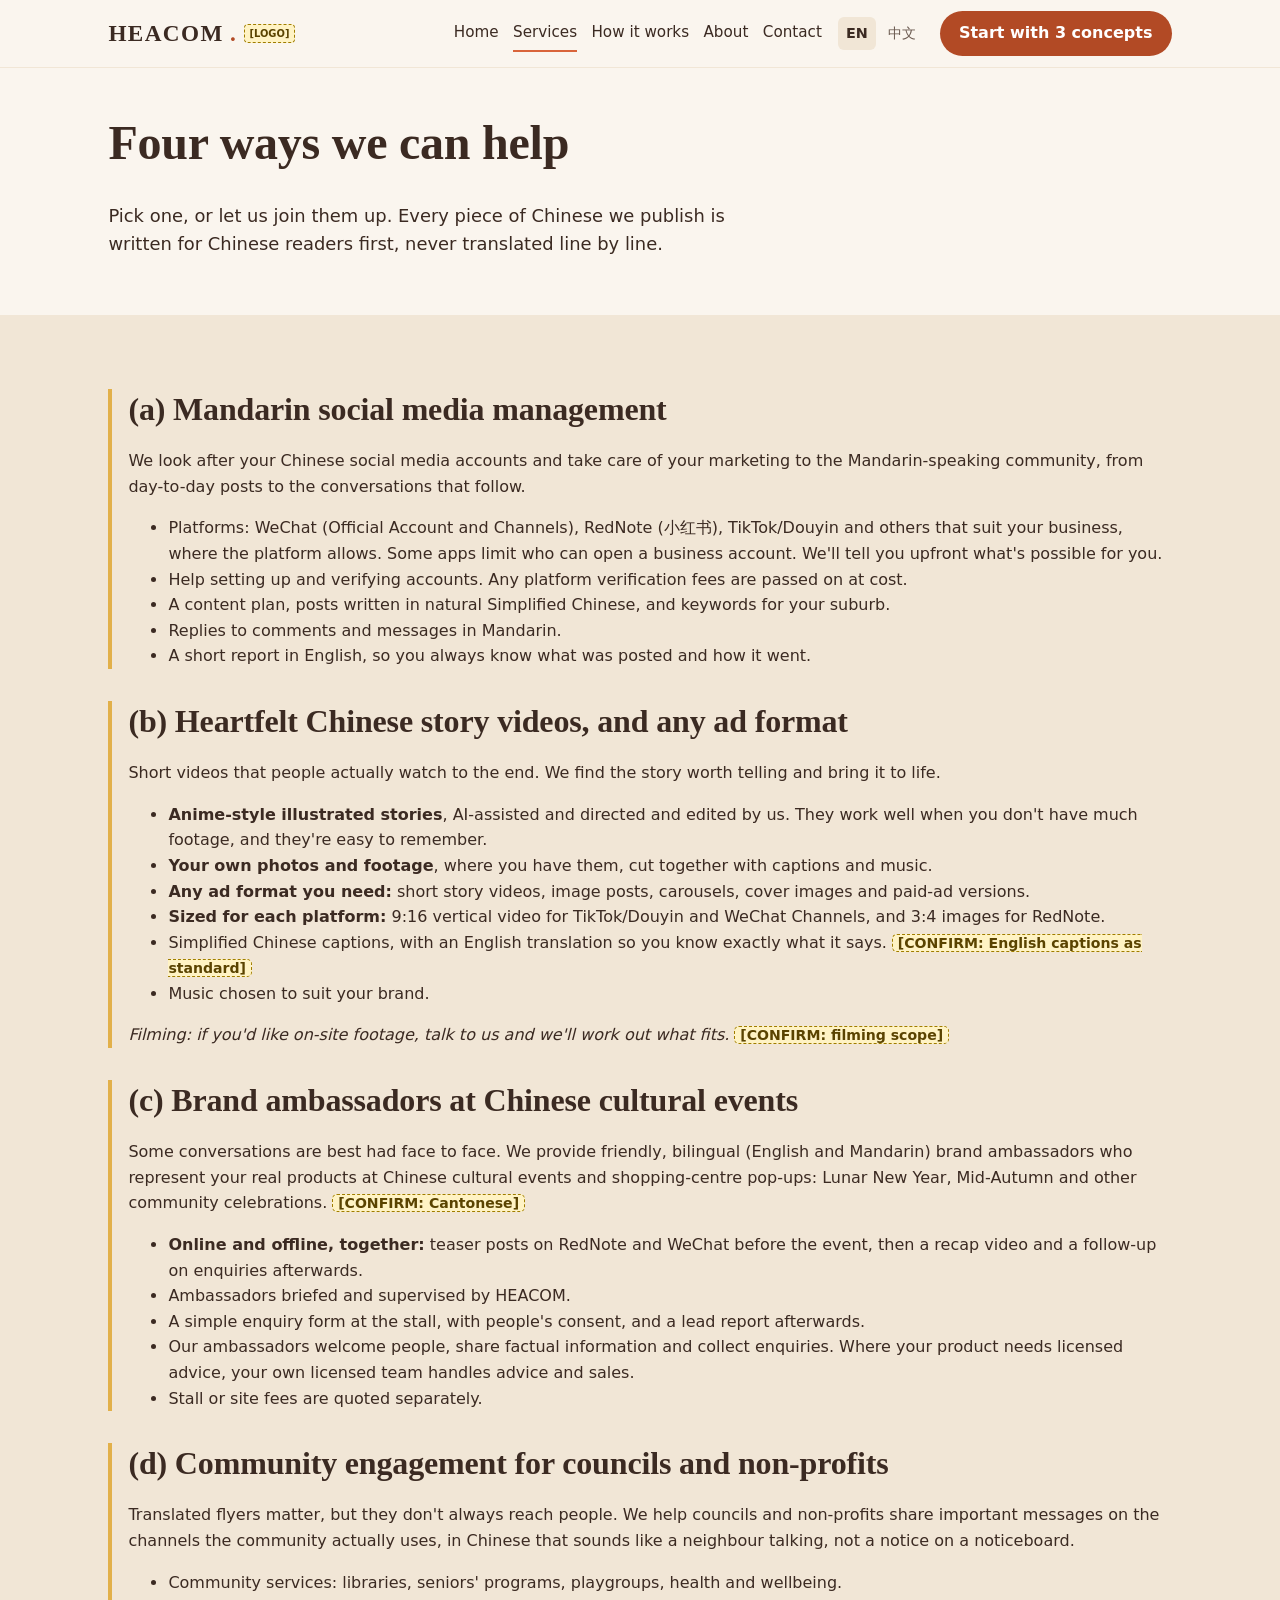
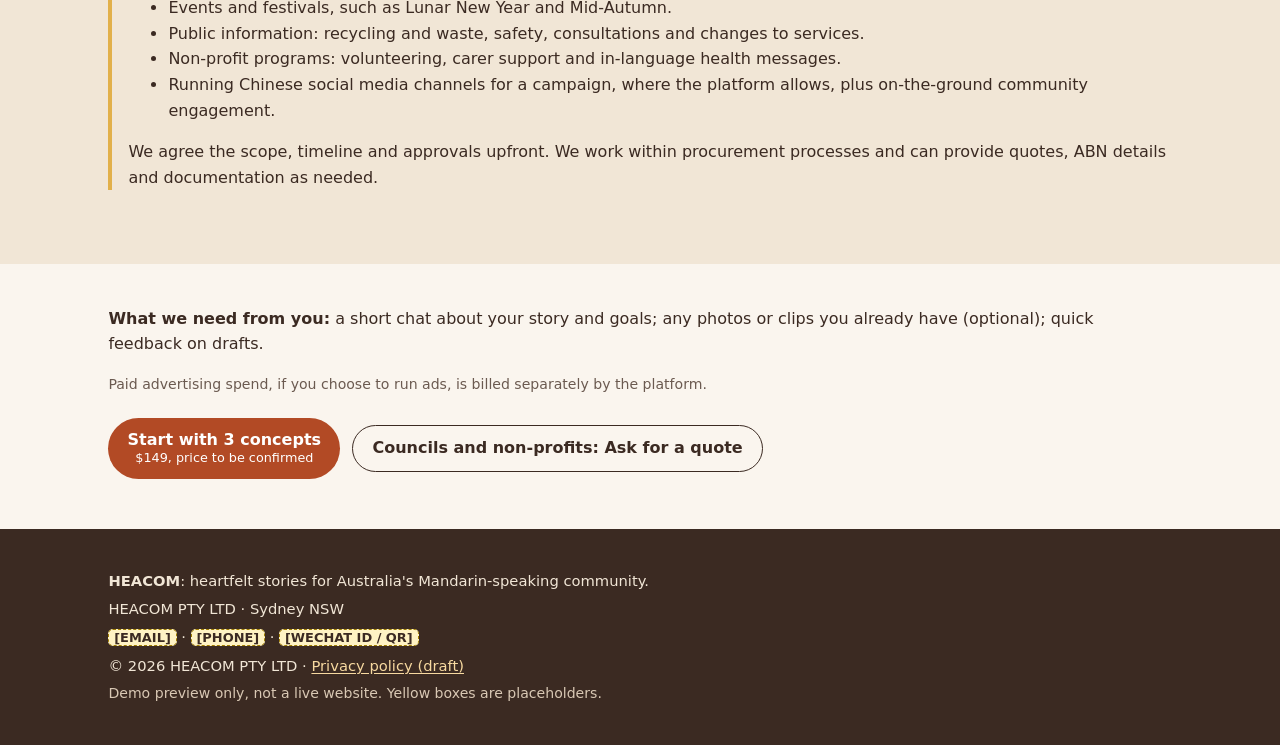
<file: services.html>
<!doctype html>
<html lang="en-AU">
<head>
<meta charset="utf-8">
<meta name="viewport" content="width=device-width,initial-scale=1">
<title>Services | Chinese Social Media, Story Videos, Event Ambassadors | HEACOM</title>
<meta name="description" content="Mandarin social media management for WeChat, RedNote and TikTok/Douyin; anime-style illustrated Chinese story videos and ads; bilingual brand ambassadors at Chinese cultural events; and community engagement for councils and non-profits.">
<meta name="robots" content="noindex"><!-- DEMO preview only: remove this line only if Forrest decides to launch -->
<link rel="canonical" href="https://heacom.com.au/services.html">
<link rel="alternate" hreflang="en-AU" href="https://heacom.com.au/services.html">
<link rel="alternate" hreflang="zh-Hans" href="https://heacom.com.au/zh/services.html">
<link rel="alternate" hreflang="x-default" href="https://heacom.com.au/services.html">
<meta property="og:type" content="website">
<meta property="og:site_name" content="HEACOM">
<meta property="og:title" content="Services | Chinese Social Media, Story Videos, Event Ambassadors | HEACOM">
<meta property="og:description" content="Mandarin social media management for WeChat, RedNote and TikTok/Douyin; anime-style illustrated Chinese story videos and ads; bilingual brand ambassadors at Chinese cultural events; and community engagement for councils and non-profits.">
<meta property="og:url" content="https://heacom.com.au/services.html">
<meta property="og:locale" content="en_AU">
<meta name="theme-color" content="#FAF5EE">
<link rel="icon" href="assets/favicon.svg" type="image/svg+xml">
<link rel="stylesheet" href="assets/style.css">
</head>
<body>
<a class="skip" href="#main">Skip to content</a>
<header class="site"><div class="wrap bar">
<a class="wordmark" href="index.html" aria-label="HEACOM home">HEACOM<span class="dot" aria-hidden="true">.</span><mark class="logo-ph" aria-hidden="true">[LOGO]</mark></a>
<nav class="main" aria-label="Main"><ul><li><a href="index.html">Home</a></li><li><a href="services.html" aria-current=page>Services</a></li><li><a href="how-it-works.html">How it works</a></li><li><a href="about.html">About</a></li><li><a href="contact.html">Contact</a></li></ul></nav>
<nav class="lang" aria-label="Language"><a href="services.html" hreflang="en-AU" lang="en-AU" aria-current=true>EN</a><a href="zh/services.html" hreflang="zh-Hans" lang="zh-Hans">中文</a></nav>
<a class="btn" href="contact.html#enquiry">Start with 3 concepts</a>
</div></header>
<main id="main">
<section class="hero"><div class="wrap"><h1>Four ways we can help</h1>
<p class="lead">Pick one, or let us join them up. Every piece of Chinese we publish is written for Chinese readers first, never translated line by line.</p></div></section>
<section class="band"><div class="wrap">
<div class="service" id="social"><h2>(a) Mandarin social media management</h2>
<p>We look after your Chinese social media accounts and take care of your marketing to the Mandarin-speaking community, from day-to-day posts to the conversations that follow.</p>
<ul><li>Platforms: WeChat (Official Account and Channels), RedNote (小红书), TikTok/Douyin and others that suit your business, where the platform allows. Some apps limit who can open a business account. We'll tell you upfront what's possible for you.</li>
<li>Help setting up and verifying accounts. Any platform verification fees are passed on at cost.</li>
<li>A content plan, posts written in natural Simplified Chinese, and keywords for your suburb.</li>
<li>Replies to comments and messages in Mandarin.</li>
<li>A short report in English, so you always know what was posted and how it went.</li></ul></div>
<div class="service" id="videos"><h2>(b) Heartfelt Chinese story videos, and any ad format</h2>
<p>Short videos that people actually watch to the end. We find the story worth telling and bring it to life.</p>
<ul><li><strong>Anime-style illustrated stories</strong>, AI-assisted and directed and edited by us. They work well when you don't have much footage, and they're easy to remember.</li>
<li><strong>Your own photos and footage</strong>, where you have them, cut together with captions and music.</li>
<li><strong>Any ad format you need:</strong> short story videos, image posts, carousels, cover images and paid-ad versions.</li>
<li><strong>Sized for each platform:</strong> 9:16 vertical video for TikTok/Douyin and WeChat Channels, and 3:4 images for RedNote.</li>
<li>Simplified Chinese captions, with an English translation so you know exactly what it says. <mark class="ph">[CONFIRM: English captions as standard]</mark></li>
<li>Music chosen to suit your brand.</li></ul>
<p><em>Filming: if you'd like on-site footage, talk to us and we'll work out what fits. <mark class="ph">[CONFIRM: filming scope]</mark></em></p></div>
<div class="service" id="ambassadors"><h2>(c) Brand ambassadors at Chinese cultural events</h2>
<p>Some conversations are best had face to face. We provide friendly, bilingual (English and Mandarin) brand ambassadors who represent your real products at Chinese cultural events and shopping-centre pop-ups: Lunar New Year, Mid-Autumn and other community celebrations. <mark class="ph">[CONFIRM: Cantonese]</mark></p>
<ul><li><strong>Online and offline, together:</strong> teaser posts on RedNote and WeChat before the event, then a recap video and a follow-up on enquiries afterwards.</li>
<li>Ambassadors briefed and supervised by HEACOM.</li>
<li>A simple enquiry form at the stall, with people's consent, and a lead report afterwards.</li>
<li>Our ambassadors welcome people, share factual information and collect enquiries. Where your product needs licensed advice, your own licensed team handles advice and sales.</li>
<li>Stall or site fees are quoted separately.</li></ul></div>
<div class="service" id="councils"><h2>(d) Community engagement for councils and non-profits</h2>
<p>Translated flyers matter, but they don't always reach people. We help councils and non-profits share important messages on the channels the community actually uses, in Chinese that sounds like a neighbour talking, not a notice on a noticeboard.</p>
<ul><li>Community services: libraries, seniors' programs, playgroups, health and wellbeing.</li>
<li>Events and festivals, such as Lunar New Year and Mid-Autumn.</li>
<li>Public information: recycling and waste, safety, consultations and changes to services.</li>
<li>Non-profit programs: volunteering, carer support and in-language health messages.</li>
<li>Running Chinese social media channels for a campaign, where the platform allows, plus on-the-ground community engagement.</li></ul>
<p>We agree the scope, timeline and approvals upfront. We work within procurement processes and can provide quotes, ABN details and documentation as needed.</p></div>
</div></section>
<section><div class="wrap">
<p><strong>What we need from you:</strong> a short chat about your story and goals; any photos or clips you already have (optional); quick feedback on drafts.</p>
<p class="note">Paid advertising spend, if you choose to run ads, is billed separately by the platform.</p>
<div class="cta-row"><a class="btn" href="contact.html#enquiry">Start with 3 concepts<small>$149, price to be confirmed</small></a> <a class="btn ghost" href="contact.html#enquiry">Councils and non-profits: Ask for a quote</a></div>
</div></section>
</main>
<footer class="site"><div class="wrap"><p><strong>HEACOM</strong>: heartfelt stories for Australia's Mandarin-speaking community.</p><p>HEACOM PTY LTD · Sydney NSW</p><p><mark class="ph">[EMAIL]</mark> · <mark class="ph">[PHONE]</mark> · <mark class="ph">[WECHAT ID / QR]</mark></p>
<p>© 2026 HEACOM PTY LTD · <a href="privacy.html">Privacy policy (draft)</a></p><p class="small" style="color:#d9c8b4">Demo preview only, not a live website. Yellow boxes are placeholders.</p></div></footer>
</body>
</html>
</file>
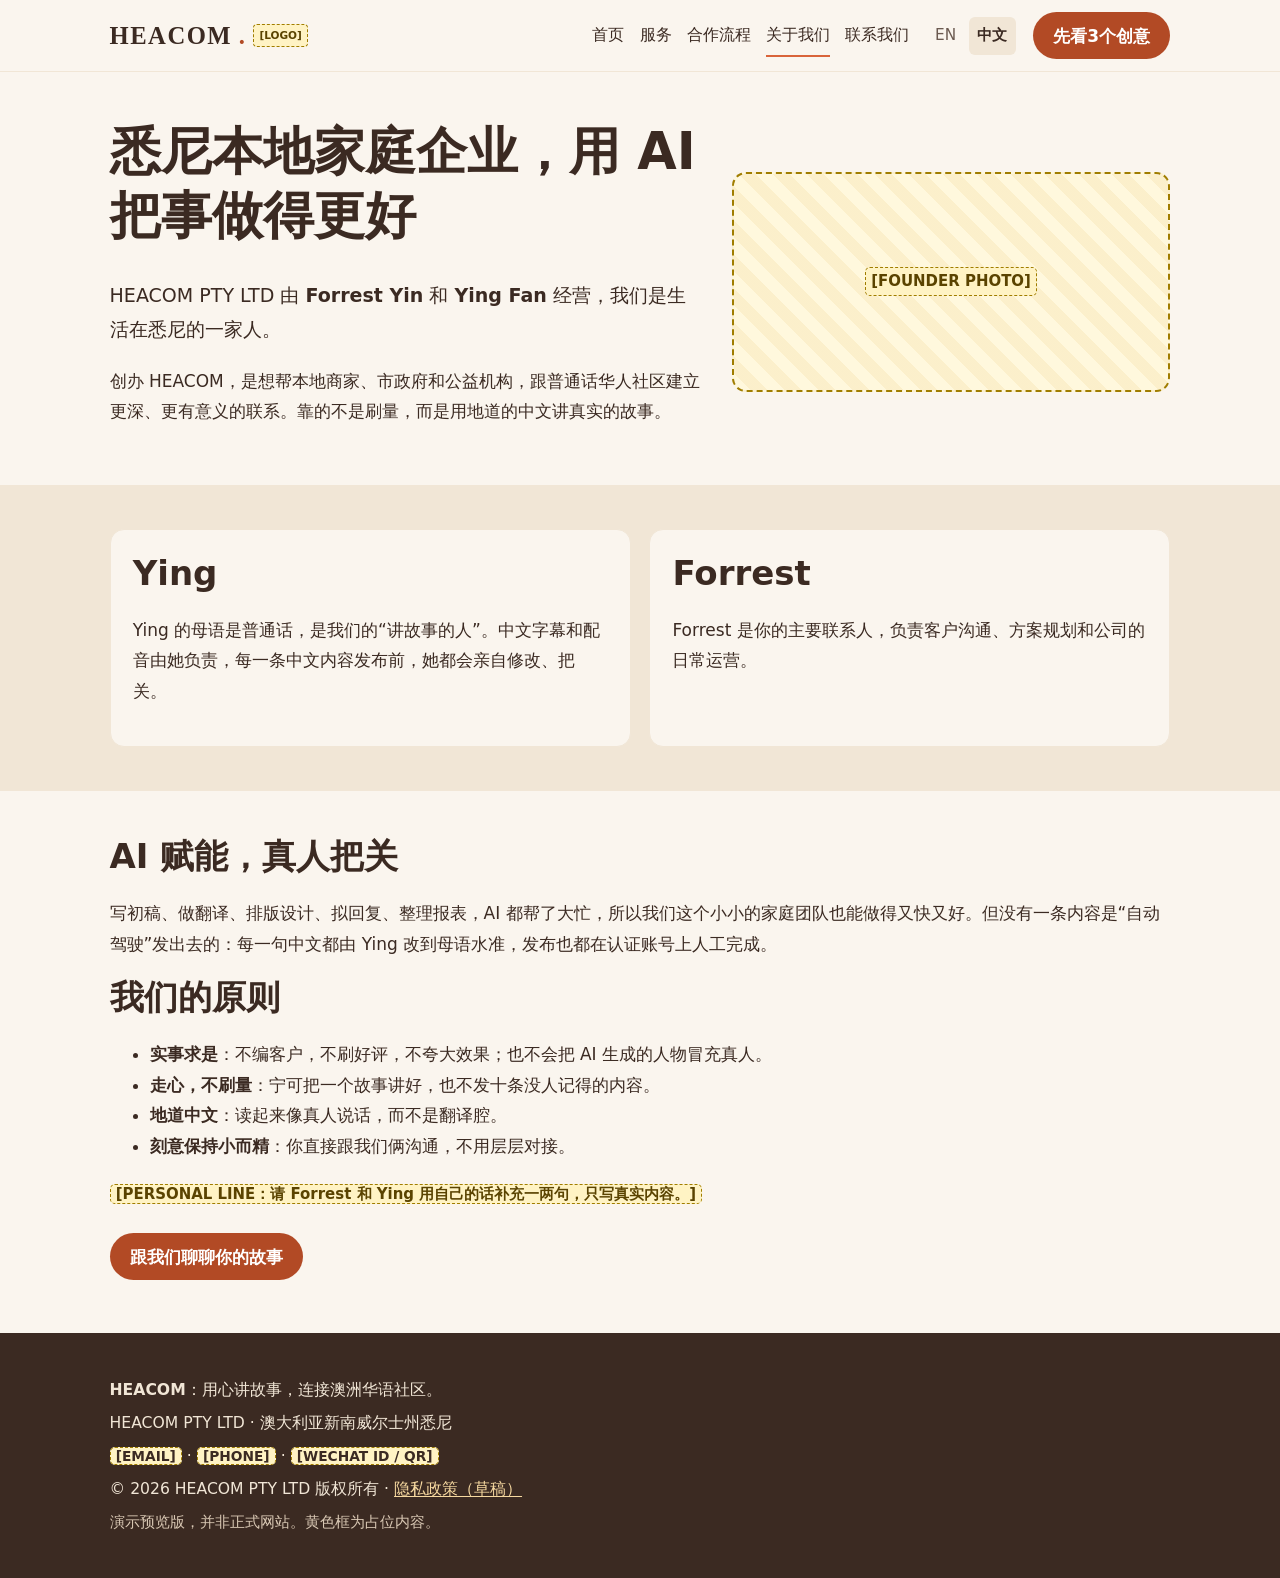
<file: zh/about.html>
<!doctype html>
<html lang="zh-Hans">
<head>
<meta charset="utf-8">
<meta name="viewport" content="width=device-width,initial-scale=1">
<title>关于我们｜悉尼家庭企业，AI 赋能｜HEACOM</title>
<meta name="description" content="HEACOM PTY LTD 是由 Forrest Yin 和 Ying Fan 经营的悉尼家庭企业，帮助本地商家和机构走进澳洲普通话华人社区。">
<meta name="robots" content="noindex"><!-- DEMO preview only: remove this line only if Forrest decides to launch -->
<link rel="canonical" href="https://heacom.com.au/zh/about.html">
<link rel="alternate" hreflang="en-AU" href="https://heacom.com.au/about.html">
<link rel="alternate" hreflang="zh-Hans" href="https://heacom.com.au/zh/about.html">
<link rel="alternate" hreflang="x-default" href="https://heacom.com.au/about.html">
<meta property="og:type" content="website">
<meta property="og:site_name" content="HEACOM">
<meta property="og:title" content="关于我们｜悉尼家庭企业，AI 赋能｜HEACOM">
<meta property="og:description" content="HEACOM PTY LTD 是由 Forrest Yin 和 Ying Fan 经营的悉尼家庭企业，帮助本地商家和机构走进澳洲普通话华人社区。">
<meta property="og:url" content="https://heacom.com.au/zh/about.html">
<meta property="og:locale" content="zh_CN">
<meta name="theme-color" content="#FAF5EE">
<link rel="icon" href="../assets/favicon.svg" type="image/svg+xml">
<link rel="stylesheet" href="../assets/style.css">
</head>
<body>
<a class="skip" href="#main">跳到正文</a>
<header class="site"><div class="wrap bar">
<a class="wordmark" href="index.html" aria-label="HEACOM 首页">HEACOM<span class="dot" aria-hidden="true">.</span><mark class="logo-ph" aria-hidden="true">[LOGO]</mark></a>
<nav class="main" aria-label="主导航"><ul><li><a href="index.html">首页</a></li><li><a href="services.html">服务</a></li><li><a href="how-it-works.html">合作流程</a></li><li><a href="about.html" aria-current=page>关于我们</a></li><li><a href="contact.html">联系我们</a></li></ul></nav>
<nav class="lang" aria-label="语言"><a href="../about.html" hreflang="en-AU" lang="en-AU">EN</a><a href="about.html" hreflang="zh-Hans" lang="zh-Hans" aria-current=true>中文</a></nav>
<a class="btn" href="contact.html#enquiry">先看3个创意</a>
</div></header>
<main id="main">
<section class="hero"><div class="wrap hero-grid"><div>
<h1>悉尼本地家庭企业，用 AI 把事做得更好</h1>
<p class="lead">HEACOM PTY LTD 由 <strong>Forrest Yin</strong> 和 <strong>Ying Fan</strong> 经营，我们是生活在悉尼的一家人。</p>
<p>创办 HEACOM，是想帮本地商家、市政府和公益机构，跟普通话华人社区建立更深、更有意义的联系。靠的不是刷量，而是用地道的中文讲真实的故事。</p>
</div><div class="box-ph" role="img" aria-label="创始人照片占位"><mark class="ph">[FOUNDER PHOTO]</mark></div></div></section>
<section class="band"><div class="wrap grid c2">
<div class="card"><h2>Ying</h2><p>Ying 的母语是普通话，是我们的“讲故事的人”。中文字幕和配音由她负责，每一条中文内容发布前，她都会亲自修改、把关。</p></div>
<div class="card"><h2>Forrest</h2><p>Forrest 是你的主要联系人，负责客户沟通、方案规划和公司的日常运营。</p></div>
</div></section>
<section><div class="wrap"><h2>AI 赋能，真人把关</h2>
<p>写初稿、做翻译、排版设计、拟回复、整理报表，AI 都帮了大忙，所以我们这个小小的家庭团队也能做得又快又好。但没有一条内容是“自动驾驶”发出去的：每一句中文都由 Ying 改到母语水准，发布也都在认证账号上人工完成。</p>
<h2>我们的原则</h2>
<ul><li><strong>实事求是</strong>：不编客户，不刷好评，不夸大效果；也不会把 AI 生成的人物冒充真人。</li>
<li><strong>走心，不刷量</strong>：宁可把一个故事讲好，也不发十条没人记得的内容。</li>
<li><strong>地道中文</strong>：读起来像真人说话，而不是翻译腔。</li>
<li><strong>刻意保持小而精</strong>：你直接跟我们俩沟通，不用层层对接。</li></ul>
<p><mark class="ph">[PERSONAL LINE：请 Forrest 和 Ying 用自己的话补充一两句，只写真实内容。]</mark></p>
<div class="cta-row"><a class="btn" href="contact.html#enquiry">跟我们聊聊你的故事</a></div>
</div></section>
</main>
<footer class="site"><div class="wrap"><p><strong>HEACOM</strong>：用心讲故事，连接澳洲华语社区。</p><p>HEACOM PTY LTD · 澳大利亚新南威尔士州悉尼</p><p><mark class="ph">[EMAIL]</mark> · <mark class="ph">[PHONE]</mark> · <mark class="ph">[WECHAT ID / QR]</mark></p>
<p>© 2026 HEACOM PTY LTD 版权所有 · <a href="privacy.html">隐私政策（草稿）</a></p><p class="small" style="color:#d9c8b4">演示预览版，并非正式网站。黄色框为占位内容。</p></div></footer>
</body>
</html>
</file>
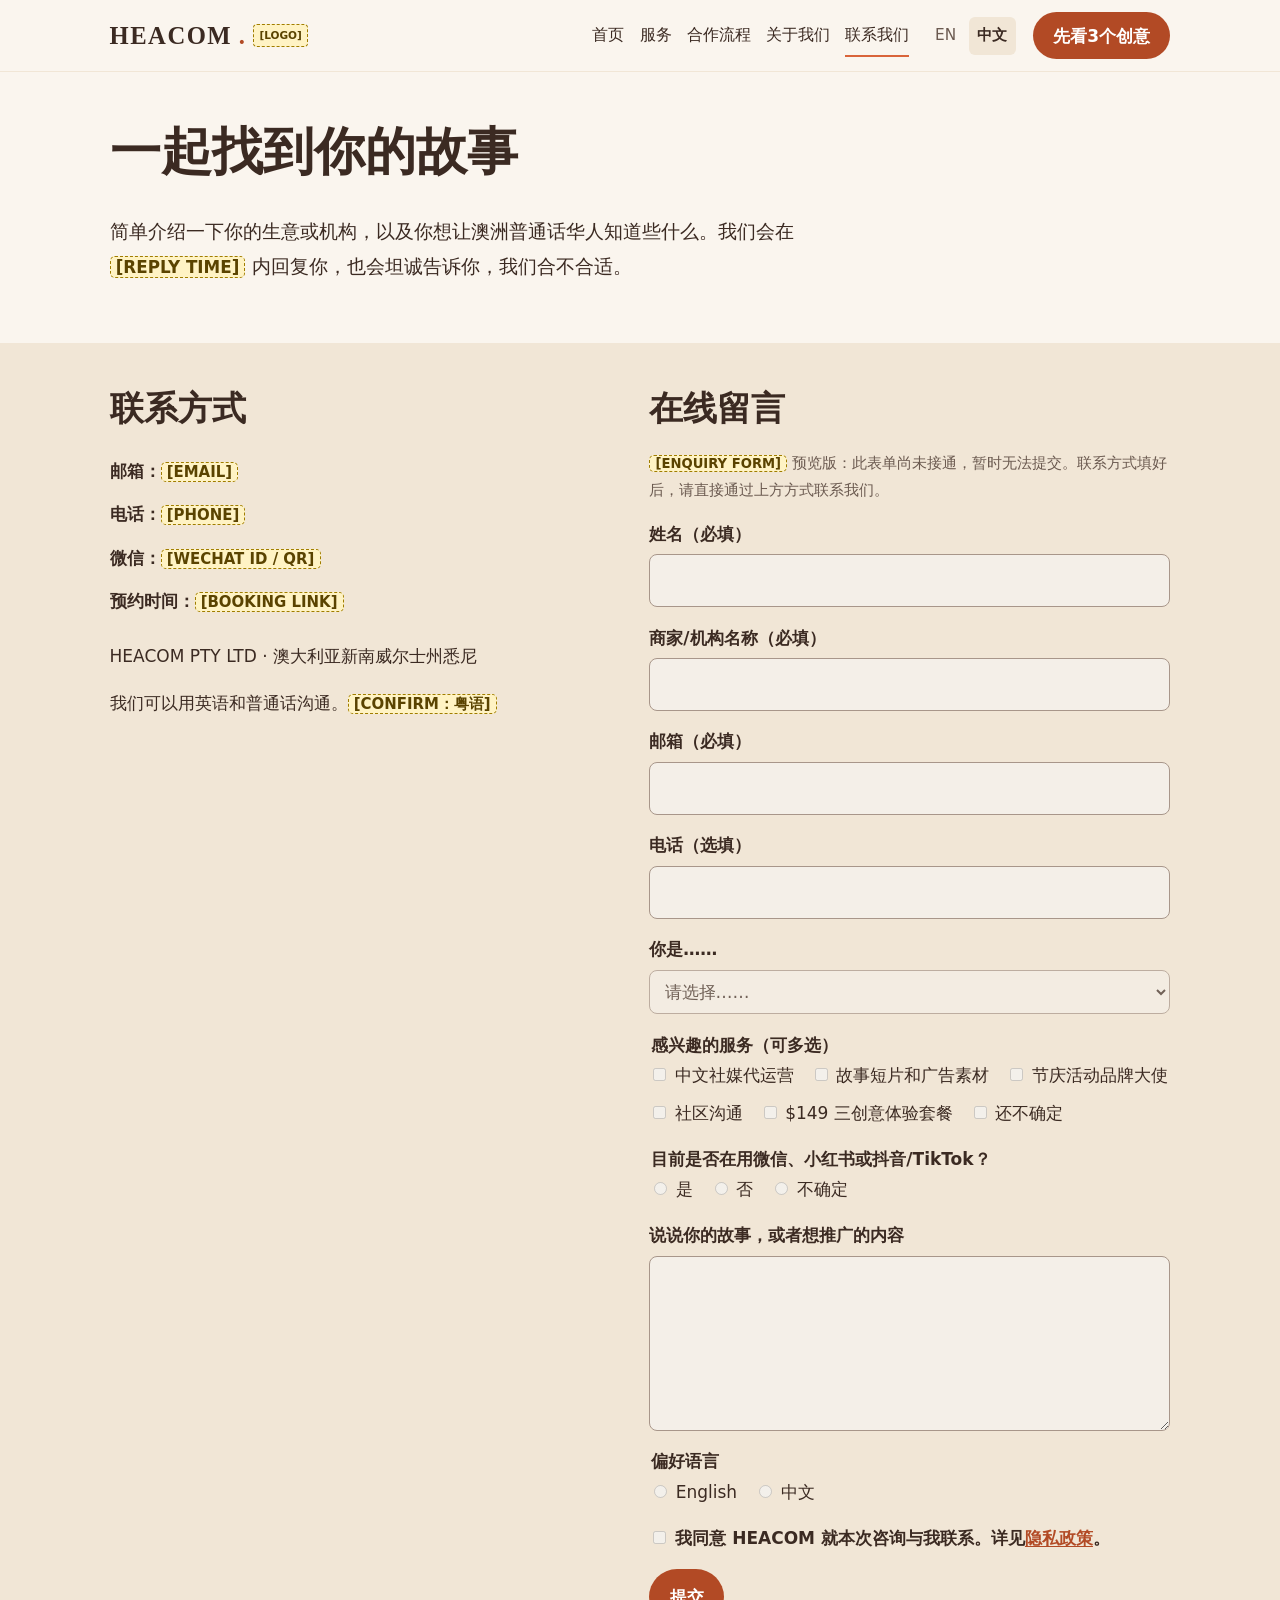
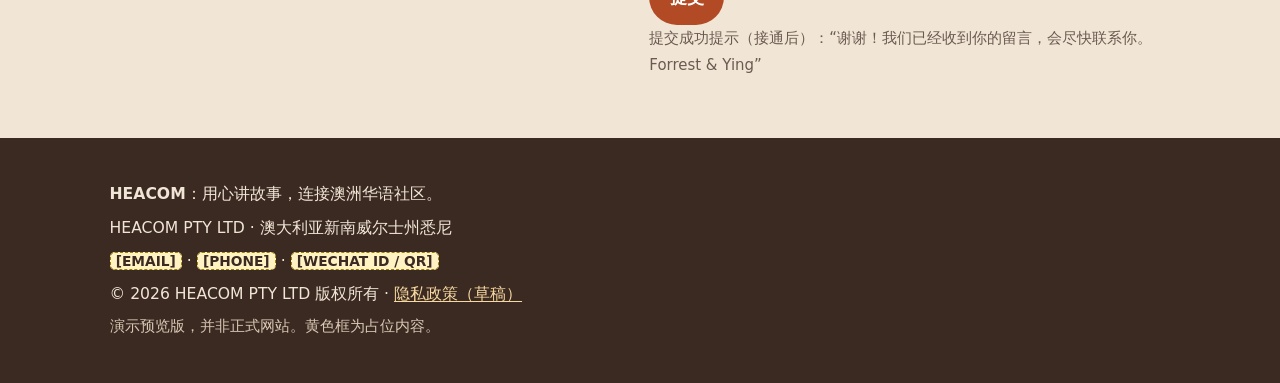
<file: zh/contact.html>
<!doctype html>
<html lang="zh-Hans">
<head>
<meta charset="utf-8">
<meta name="viewport" content="width=device-width,initial-scale=1">
<title>联系我们｜悉尼家庭企业 HEACOM</title>
<meta name="description" content="想做中文社媒、故事短片、节庆活动品牌大使或社区沟通？欢迎联系 HEACOM，悉尼本地家庭企业。">
<meta name="robots" content="noindex"><!-- DEMO preview only: remove this line only if Forrest decides to launch -->
<link rel="canonical" href="https://heacom.com.au/zh/contact.html">
<link rel="alternate" hreflang="en-AU" href="https://heacom.com.au/contact.html">
<link rel="alternate" hreflang="zh-Hans" href="https://heacom.com.au/zh/contact.html">
<link rel="alternate" hreflang="x-default" href="https://heacom.com.au/contact.html">
<meta property="og:type" content="website">
<meta property="og:site_name" content="HEACOM">
<meta property="og:title" content="联系我们｜悉尼家庭企业 HEACOM">
<meta property="og:description" content="想做中文社媒、故事短片、节庆活动品牌大使或社区沟通？欢迎联系 HEACOM，悉尼本地家庭企业。">
<meta property="og:url" content="https://heacom.com.au/zh/contact.html">
<meta property="og:locale" content="zh_CN">
<meta name="theme-color" content="#FAF5EE">
<link rel="icon" href="../assets/favicon.svg" type="image/svg+xml">
<link rel="stylesheet" href="../assets/style.css">
</head>
<body>
<a class="skip" href="#main">跳到正文</a>
<header class="site"><div class="wrap bar">
<a class="wordmark" href="index.html" aria-label="HEACOM 首页">HEACOM<span class="dot" aria-hidden="true">.</span><mark class="logo-ph" aria-hidden="true">[LOGO]</mark></a>
<nav class="main" aria-label="主导航"><ul><li><a href="index.html">首页</a></li><li><a href="services.html">服务</a></li><li><a href="how-it-works.html">合作流程</a></li><li><a href="about.html">关于我们</a></li><li><a href="contact.html" aria-current=page>联系我们</a></li></ul></nav>
<nav class="lang" aria-label="语言"><a href="../contact.html" hreflang="en-AU" lang="en-AU">EN</a><a href="contact.html" hreflang="zh-Hans" lang="zh-Hans" aria-current=true>中文</a></nav>
<a class="btn" href="contact.html#enquiry">先看3个创意</a>
</div></header>
<main id="main">
<section class="hero"><div class="wrap"><h1>一起找到你的故事</h1>
<p class="lead">简单介绍一下你的生意或机构，以及你想让澳洲普通话华人知道些什么。我们会在 <mark class="ph">[REPLY TIME]</mark> 内回复你，也会坦诚告诉你，我们合不合适。</p></div></section>
<section class="band"><div class="wrap grid c2"><div>
<h2>联系方式</h2>
<ul class="contact-list"><li><strong>邮箱：</strong><mark class="ph">[EMAIL]</mark></li><li><strong>电话：</strong><mark class="ph">[PHONE]</mark></li><li><strong>微信：</strong><mark class="ph">[WECHAT ID / QR]</mark></li><li><strong>预约时间：</strong><mark class="ph">[BOOKING LINK]</mark></li></ul>
<p>HEACOM PTY LTD · 澳大利亚新南威尔士州悉尼</p>
<p>我们可以用英语和普通话沟通。<mark class="ph">[CONFIRM：粤语]</mark></p></div>
<div><h2>在线留言</h2><form class="ph-form" id="enquiry" action="#" method="post" aria-describedby="formnote">
<p id="formnote" class="note"><mark class="ph">[ENQUIRY FORM]</mark> 预览版：此表单尚未接通，暂时无法提交。联系方式填好后，请直接通过上方方式联系我们。</p>
<fieldset disabled>
<div class="field"><label for="f-name">姓名（必填）</label><input id="f-name" name="name" required autocomplete="name"></div>
<div class="field"><label for="f-org">商家/机构名称（必填）</label><input id="f-org" name="organisation" required autocomplete="organization"></div>
<div class="field"><label for="f-email">邮箱（必填）</label><input id="f-email" name="email" type="email" required autocomplete="email"></div>
<div class="field"><label for="f-phone">电话（选填）</label><input id="f-phone" name="phone" type="tel" autocomplete="tel"></div>
<div class="field"><label for="f-type">你是……</label><select id="f-type" name="type"><option value="">请选择……</option><option>商家</option><option>餐厅或咖啡馆</option><option>市政府</option><option>公益机构</option><option>其他</option></select></div>
<fieldset class="field"><legend>感兴趣的服务（可多选）</legend><div class="opts"><label><input type="checkbox" name="interest"> 中文社媒代运营</label><label><input type="checkbox" name="interest"> 故事短片和广告素材</label><label><input type="checkbox" name="interest"> 节庆活动品牌大使</label><label><input type="checkbox" name="interest"> 社区沟通</label><label><input type="checkbox" name="interest"> $149 三创意体验套餐</label><label><input type="checkbox" name="interest"> 还不确定</label></div></fieldset>
<fieldset class="field"><legend>目前是否在用微信、小红书或抖音/TikTok？</legend><div class="opts"><label><input type="radio" name="uses"> 是</label><label><input type="radio" name="uses"> 否</label><label><input type="radio" name="uses"> 不确定</label></div></fieldset>
<div class="field"><label for="f-story">说说你的故事，或者想推广的内容</label><textarea id="f-story" name="story" rows="5"></textarea></div>
<fieldset class="field"><legend>偏好语言</legend><div class="opts"><label><input type="radio" name="lang"> English</label><label><input type="radio" name="lang"> 中文</label></div></fieldset>
<div class="field"><label><input type="checkbox" name="consent" required> 我同意 HEACOM 就本次咨询与我联系。详见<a href="privacy.html">隐私政策</a>。</label></div>
<div><button class="btn" type="submit">提交</button></div>
</fieldset>
<p class="small">提交成功提示（接通后）：“谢谢！我们已经收到你的留言，会尽快联系你。Forrest &amp; Ying”</p>
</form></div></div></section>
</main>
<footer class="site"><div class="wrap"><p><strong>HEACOM</strong>：用心讲故事，连接澳洲华语社区。</p><p>HEACOM PTY LTD · 澳大利亚新南威尔士州悉尼</p><p><mark class="ph">[EMAIL]</mark> · <mark class="ph">[PHONE]</mark> · <mark class="ph">[WECHAT ID / QR]</mark></p>
<p>© 2026 HEACOM PTY LTD 版权所有 · <a href="privacy.html">隐私政策（草稿）</a></p><p class="small" style="color:#d9c8b4">演示预览版，并非正式网站。黄色框为占位内容。</p></div></footer>
</body>
</html>
</file>
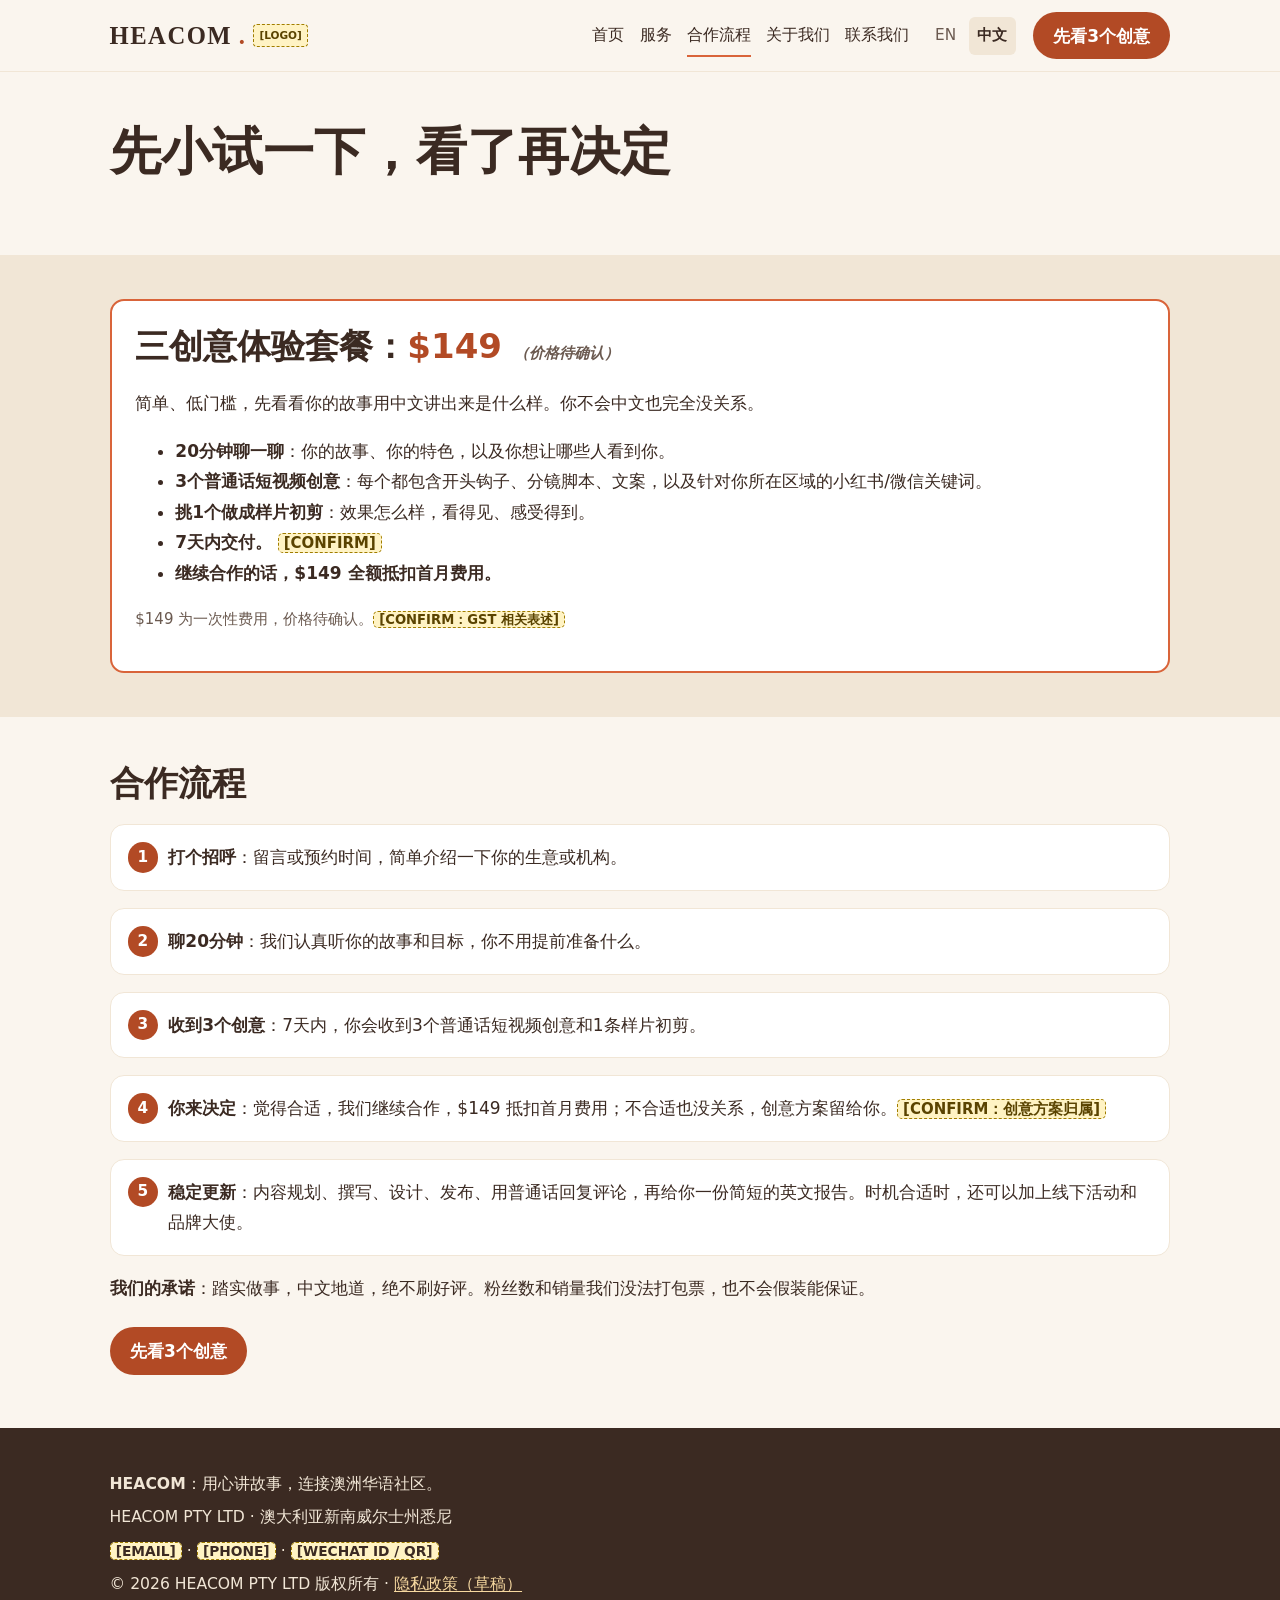
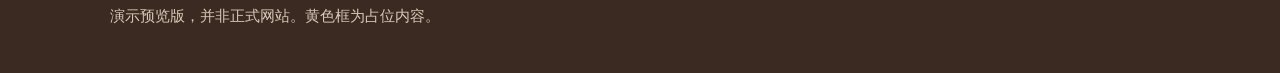
<file: zh/how-it-works.html>
<!doctype html>
<html lang="zh-Hans">
<head>
<meta charset="utf-8">
<meta name="viewport" content="width=device-width,initial-scale=1">
<title>合作流程｜先看3个中文短视频创意｜HEACOM</title>
<meta name="description" content="先从小处开始：HEACOM 三创意体验套餐，包含3个普通话短视频创意和1条样片初剪，$149（价格待确认）；继续合作可全额抵扣首月费用。">
<meta name="robots" content="noindex"><!-- DEMO preview only: remove this line only if Forrest decides to launch -->
<link rel="canonical" href="https://heacom.com.au/zh/how-it-works.html">
<link rel="alternate" hreflang="en-AU" href="https://heacom.com.au/how-it-works.html">
<link rel="alternate" hreflang="zh-Hans" href="https://heacom.com.au/zh/how-it-works.html">
<link rel="alternate" hreflang="x-default" href="https://heacom.com.au/how-it-works.html">
<meta property="og:type" content="website">
<meta property="og:site_name" content="HEACOM">
<meta property="og:title" content="合作流程｜先看3个中文短视频创意｜HEACOM">
<meta property="og:description" content="先从小处开始：HEACOM 三创意体验套餐，包含3个普通话短视频创意和1条样片初剪，$149（价格待确认）；继续合作可全额抵扣首月费用。">
<meta property="og:url" content="https://heacom.com.au/zh/how-it-works.html">
<meta property="og:locale" content="zh_CN">
<meta name="theme-color" content="#FAF5EE">
<link rel="icon" href="../assets/favicon.svg" type="image/svg+xml">
<link rel="stylesheet" href="../assets/style.css">
</head>
<body>
<a class="skip" href="#main">跳到正文</a>
<header class="site"><div class="wrap bar">
<a class="wordmark" href="index.html" aria-label="HEACOM 首页">HEACOM<span class="dot" aria-hidden="true">.</span><mark class="logo-ph" aria-hidden="true">[LOGO]</mark></a>
<nav class="main" aria-label="主导航"><ul><li><a href="index.html">首页</a></li><li><a href="services.html">服务</a></li><li><a href="how-it-works.html" aria-current=page>合作流程</a></li><li><a href="about.html">关于我们</a></li><li><a href="contact.html">联系我们</a></li></ul></nav>
<nav class="lang" aria-label="语言"><a href="../how-it-works.html" hreflang="en-AU" lang="en-AU">EN</a><a href="how-it-works.html" hreflang="zh-Hans" lang="zh-Hans" aria-current=true>中文</a></nav>
<a class="btn" href="contact.html#enquiry">先看3个创意</a>
</div></header>
<main id="main">
<section class="hero"><div class="wrap"><h1>先小试一下，看了再决定</h1></div></section>
<section class="band"><div class="wrap"><div class="offer">
<h2>三创意体验套餐：<span class="price">$149</span> <em class="small">（价格待确认）</em></h2>
<p>简单、低门槛，先看看你的故事用中文讲出来是什么样。你不会中文也完全没关系。</p>
<ul><li><strong>20分钟聊一聊</strong>：你的故事、你的特色，以及你想让哪些人看到你。</li>
<li><strong>3个普通话短视频创意</strong>：每个都包含开头钩子、分镜脚本、文案，以及针对你所在区域的小红书/微信关键词。</li>
<li><strong>挑1个做成样片初剪</strong>：效果怎么样，看得见、感受得到。</li>
<li><strong>7天内交付。</strong> <mark class="ph">[CONFIRM]</mark></li>
<li><strong>继续合作的话，$149 全额抵扣首月费用。</strong></li></ul>
<p class="note">$149 为一次性费用，价格待确认。<mark class="ph">[CONFIRM：GST 相关表述]</mark></p>
</div></div></section>
<section><div class="wrap"><h2>合作流程</h2>
<ol class="steps">
<li><strong>打个招呼</strong>：留言或预约时间，简单介绍一下你的生意或机构。</li>
<li><strong>聊20分钟</strong>：我们认真听你的故事和目标，你不用提前准备什么。</li>
<li><strong>收到3个创意</strong>：7天内，你会收到3个普通话短视频创意和1条样片初剪。</li>
<li><strong>你来决定</strong>：觉得合适，我们继续合作，$149 抵扣首月费用；不合适也没关系，创意方案留给你。<mark class="ph">[CONFIRM：创意方案归属]</mark></li>
<li><strong>稳定更新</strong>：内容规划、撰写、设计、发布、用普通话回复评论，再给你一份简短的英文报告。时机合适时，还可以加上线下活动和品牌大使。</li>
</ol>
<p><strong>我们的承诺</strong>：踏实做事，中文地道，绝不刷好评。粉丝数和销量我们没法打包票，也不会假装能保证。</p>
<div class="cta-row"><a class="btn" href="contact.html#enquiry">先看3个创意</a></div>
</div></section>
</main>
<footer class="site"><div class="wrap"><p><strong>HEACOM</strong>：用心讲故事，连接澳洲华语社区。</p><p>HEACOM PTY LTD · 澳大利亚新南威尔士州悉尼</p><p><mark class="ph">[EMAIL]</mark> · <mark class="ph">[PHONE]</mark> · <mark class="ph">[WECHAT ID / QR]</mark></p>
<p>© 2026 HEACOM PTY LTD 版权所有 · <a href="privacy.html">隐私政策（草稿）</a></p><p class="small" style="color:#d9c8b4">演示预览版，并非正式网站。黄色框为占位内容。</p></div></footer>
</body>
</html>
</file>
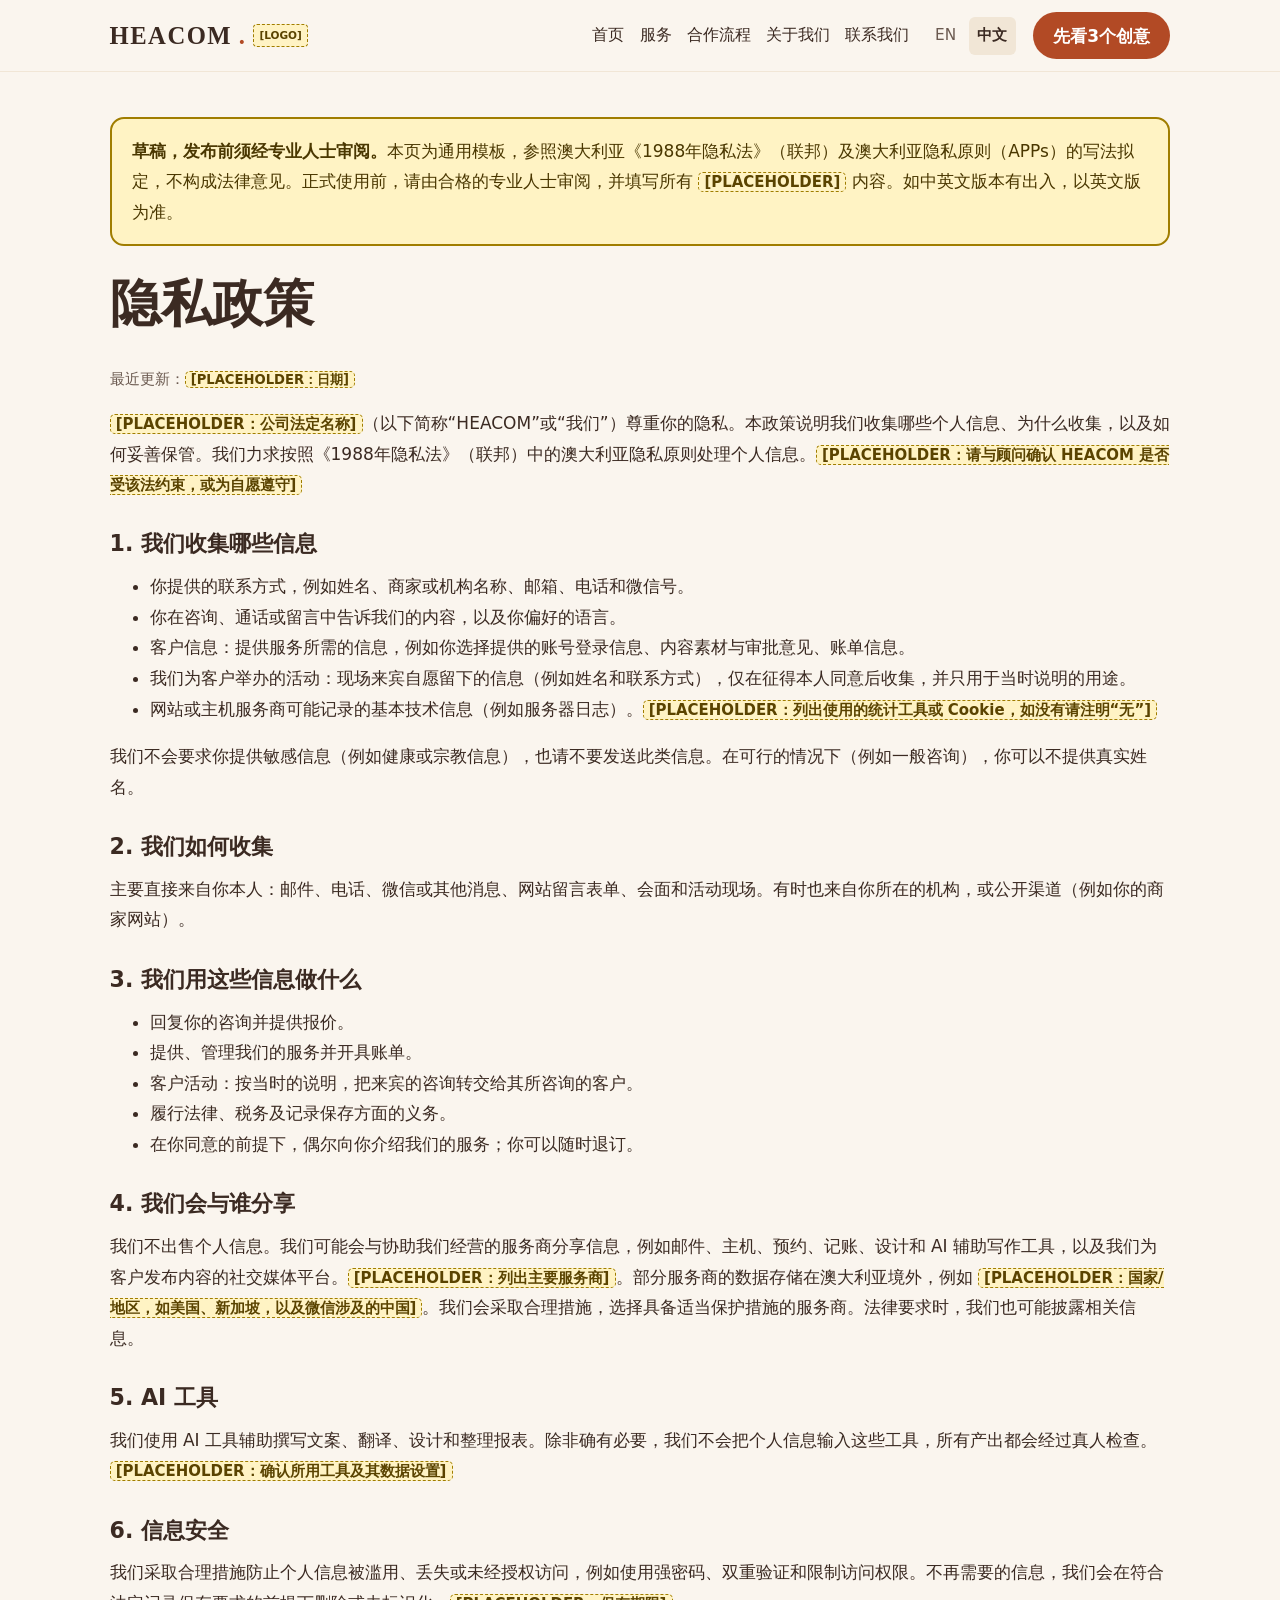
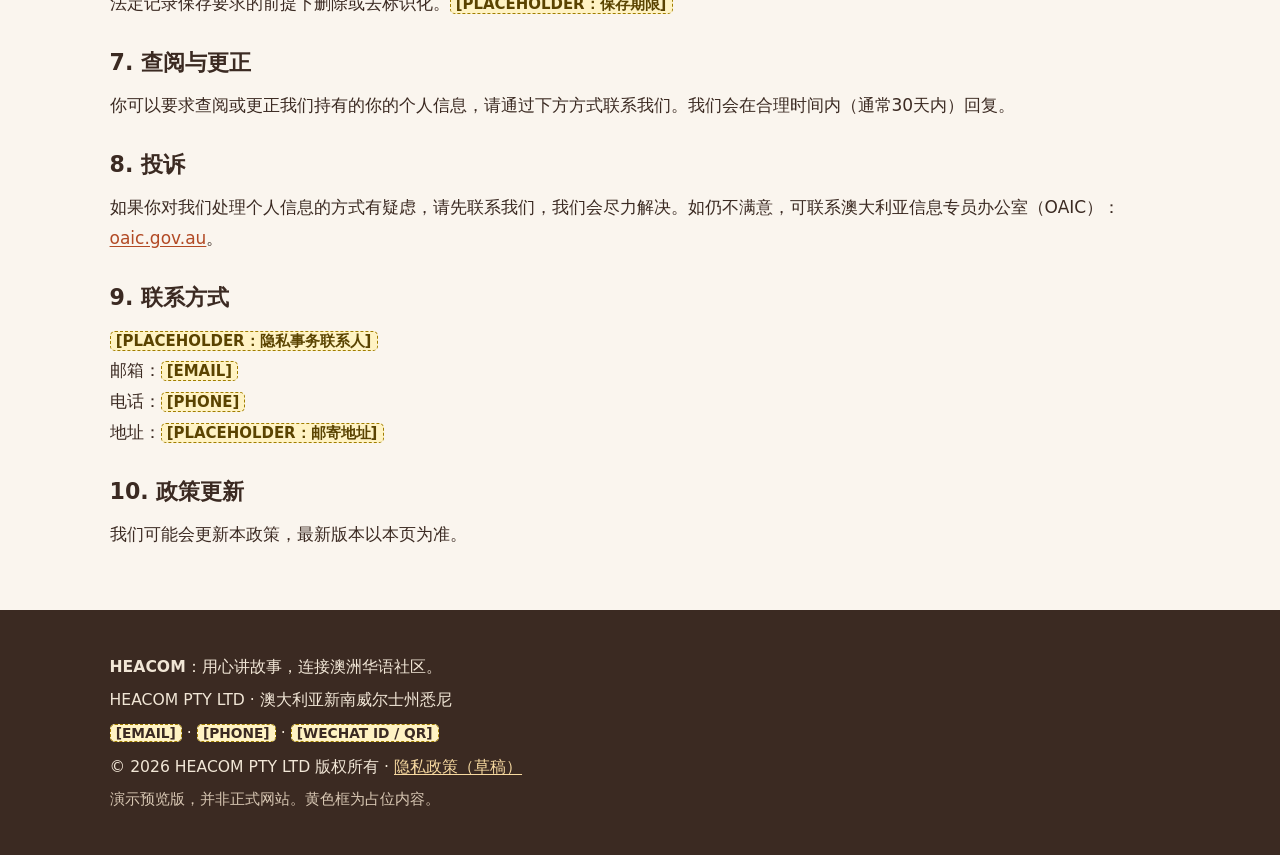
<file: zh/privacy.html>
<!doctype html>
<html lang="zh-Hans">
<head>
<meta charset="utf-8">
<meta name="viewport" content="width=device-width,initial-scale=1">
<title>隐私政策（草稿）｜HEACOM</title>
<meta name="description" content="HEACOM PTY LTD 如何收集、使用和保护个人信息。草稿版本。">
<meta name="robots" content="noindex"><!-- DEMO preview only: remove this line only if Forrest decides to launch -->
<link rel="canonical" href="https://heacom.com.au/zh/privacy.html">
<link rel="alternate" hreflang="en-AU" href="https://heacom.com.au/privacy.html">
<link rel="alternate" hreflang="zh-Hans" href="https://heacom.com.au/zh/privacy.html">
<link rel="alternate" hreflang="x-default" href="https://heacom.com.au/privacy.html">
<meta property="og:type" content="website">
<meta property="og:site_name" content="HEACOM">
<meta property="og:title" content="隐私政策（草稿）｜HEACOM">
<meta property="og:description" content="HEACOM PTY LTD 如何收集、使用和保护个人信息。草稿版本。">
<meta property="og:url" content="https://heacom.com.au/zh/privacy.html">
<meta property="og:locale" content="zh_CN">
<meta name="theme-color" content="#FAF5EE">
<link rel="icon" href="../assets/favicon.svg" type="image/svg+xml">
<link rel="stylesheet" href="../assets/style.css">
</head>
<body>
<a class="skip" href="#main">跳到正文</a>
<header class="site"><div class="wrap bar">
<a class="wordmark" href="index.html" aria-label="HEACOM 首页">HEACOM<span class="dot" aria-hidden="true">.</span><mark class="logo-ph" aria-hidden="true">[LOGO]</mark></a>
<nav class="main" aria-label="主导航"><ul><li><a href="index.html">首页</a></li><li><a href="services.html">服务</a></li><li><a href="how-it-works.html">合作流程</a></li><li><a href="about.html">关于我们</a></li><li><a href="contact.html">联系我们</a></li></ul></nav>
<nav class="lang" aria-label="语言"><a href="../privacy.html" hreflang="en-AU" lang="en-AU">EN</a><a href="privacy.html" hreflang="zh-Hans" lang="zh-Hans" aria-current=true>中文</a></nav>
<a class="btn" href="contact.html#enquiry">先看3个创意</a>
</div></header>
<main id="main">
<section><div class="wrap policy">
<div class="draft-banner" role="note"><strong>草稿，发布前须经专业人士审阅。</strong>本页为通用模板，参照澳大利亚《1988年隐私法》（联邦）及澳大利亚隐私原则（APPs）的写法拟定，不构成法律意见。正式使用前，请由合格的专业人士审阅，并填写所有 <mark class="ph">[PLACEHOLDER]</mark> 内容。如中英文版本有出入，以英文版为准。</div>
<h1>隐私政策</h1>
<p class="note">最近更新：<mark class="ph">[PLACEHOLDER：日期]</mark></p>
<p><mark class="ph">[PLACEHOLDER：公司法定名称]</mark>（以下简称“HEACOM”或“我们”）尊重你的隐私。本政策说明我们收集哪些个人信息、为什么收集，以及如何妥善保管。我们力求按照《1988年隐私法》（联邦）中的澳大利亚隐私原则处理个人信息。<mark class="ph">[PLACEHOLDER：请与顾问确认 HEACOM 是否受该法约束，或为自愿遵守]</mark></p>
<h2>1. 我们收集哪些信息</h2>
<ul><li>你提供的联系方式，例如姓名、商家或机构名称、邮箱、电话和微信号。</li>
<li>你在咨询、通话或留言中告诉我们的内容，以及你偏好的语言。</li>
<li>客户信息：提供服务所需的信息，例如你选择提供的账号登录信息、内容素材与审批意见、账单信息。</li>
<li>我们为客户举办的活动：现场来宾自愿留下的信息（例如姓名和联系方式），仅在征得本人同意后收集，并只用于当时说明的用途。</li>
<li>网站或主机服务商可能记录的基本技术信息（例如服务器日志）。<mark class="ph">[PLACEHOLDER：列出使用的统计工具或 Cookie，如没有请注明“无”]</mark></li></ul>
<p>我们不会要求你提供敏感信息（例如健康或宗教信息），也请不要发送此类信息。在可行的情况下（例如一般咨询），你可以不提供真实姓名。</p>
<h2>2. 我们如何收集</h2>
<p>主要直接来自你本人：邮件、电话、微信或其他消息、网站留言表单、会面和活动现场。有时也来自你所在的机构，或公开渠道（例如你的商家网站）。</p>
<h2>3. 我们用这些信息做什么</h2>
<ul><li>回复你的咨询并提供报价。</li><li>提供、管理我们的服务并开具账单。</li><li>客户活动：按当时的说明，把来宾的咨询转交给其所咨询的客户。</li><li>履行法律、税务及记录保存方面的义务。</li><li>在你同意的前提下，偶尔向你介绍我们的服务；你可以随时退订。</li></ul>
<h2>4. 我们会与谁分享</h2>
<p>我们不出售个人信息。我们可能会与协助我们经营的服务商分享信息，例如邮件、主机、预约、记账、设计和 AI 辅助写作工具，以及我们为客户发布内容的社交媒体平台。<mark class="ph">[PLACEHOLDER：列出主要服务商]</mark>。部分服务商的数据存储在澳大利亚境外，例如 <mark class="ph">[PLACEHOLDER：国家/地区，如美国、新加坡，以及微信涉及的中国]</mark>。我们会采取合理措施，选择具备适当保护措施的服务商。法律要求时，我们也可能披露相关信息。</p>
<h2>5. AI 工具</h2>
<p>我们使用 AI 工具辅助撰写文案、翻译、设计和整理报表。除非确有必要，我们不会把个人信息输入这些工具，所有产出都会经过真人检查。<mark class="ph">[PLACEHOLDER：确认所用工具及其数据设置]</mark></p>
<h2>6. 信息安全</h2>
<p>我们采取合理措施防止个人信息被滥用、丢失或未经授权访问，例如使用强密码、双重验证和限制访问权限。不再需要的信息，我们会在符合法定记录保存要求的前提下删除或去标识化。<mark class="ph">[PLACEHOLDER：保存期限]</mark></p>
<h2>7. 查阅与更正</h2>
<p>你可以要求查阅或更正我们持有的你的个人信息，请通过下方方式联系我们。我们会在合理时间内（通常30天内）回复。</p>
<h2>8. 投诉</h2>
<p>如果你对我们处理个人信息的方式有疑虑，请先联系我们，我们会尽力解决。如仍不满意，可联系澳大利亚信息专员办公室（OAIC）：<a href="https://www.oaic.gov.au" rel="noopener">oaic.gov.au</a>。</p>
<h2>9. 联系方式</h2>
<p><mark class="ph">[PLACEHOLDER：隐私事务联系人]</mark><br>邮箱：<mark class="ph">[EMAIL]</mark><br>电话：<mark class="ph">[PHONE]</mark><br>地址：<mark class="ph">[PLACEHOLDER：邮寄地址]</mark></p>
<h2>10. 政策更新</h2><p>我们可能会更新本政策，最新版本以本页为准。</p>
</div></section>
</main>
<footer class="site"><div class="wrap"><p><strong>HEACOM</strong>：用心讲故事，连接澳洲华语社区。</p><p>HEACOM PTY LTD · 澳大利亚新南威尔士州悉尼</p><p><mark class="ph">[EMAIL]</mark> · <mark class="ph">[PHONE]</mark> · <mark class="ph">[WECHAT ID / QR]</mark></p>
<p>© 2026 HEACOM PTY LTD 版权所有 · <a href="privacy.html">隐私政策（草稿）</a></p><p class="small" style="color:#d9c8b4">演示预览版，并非正式网站。黄色框为占位内容。</p></div></footer>
</body>
</html>
</file>
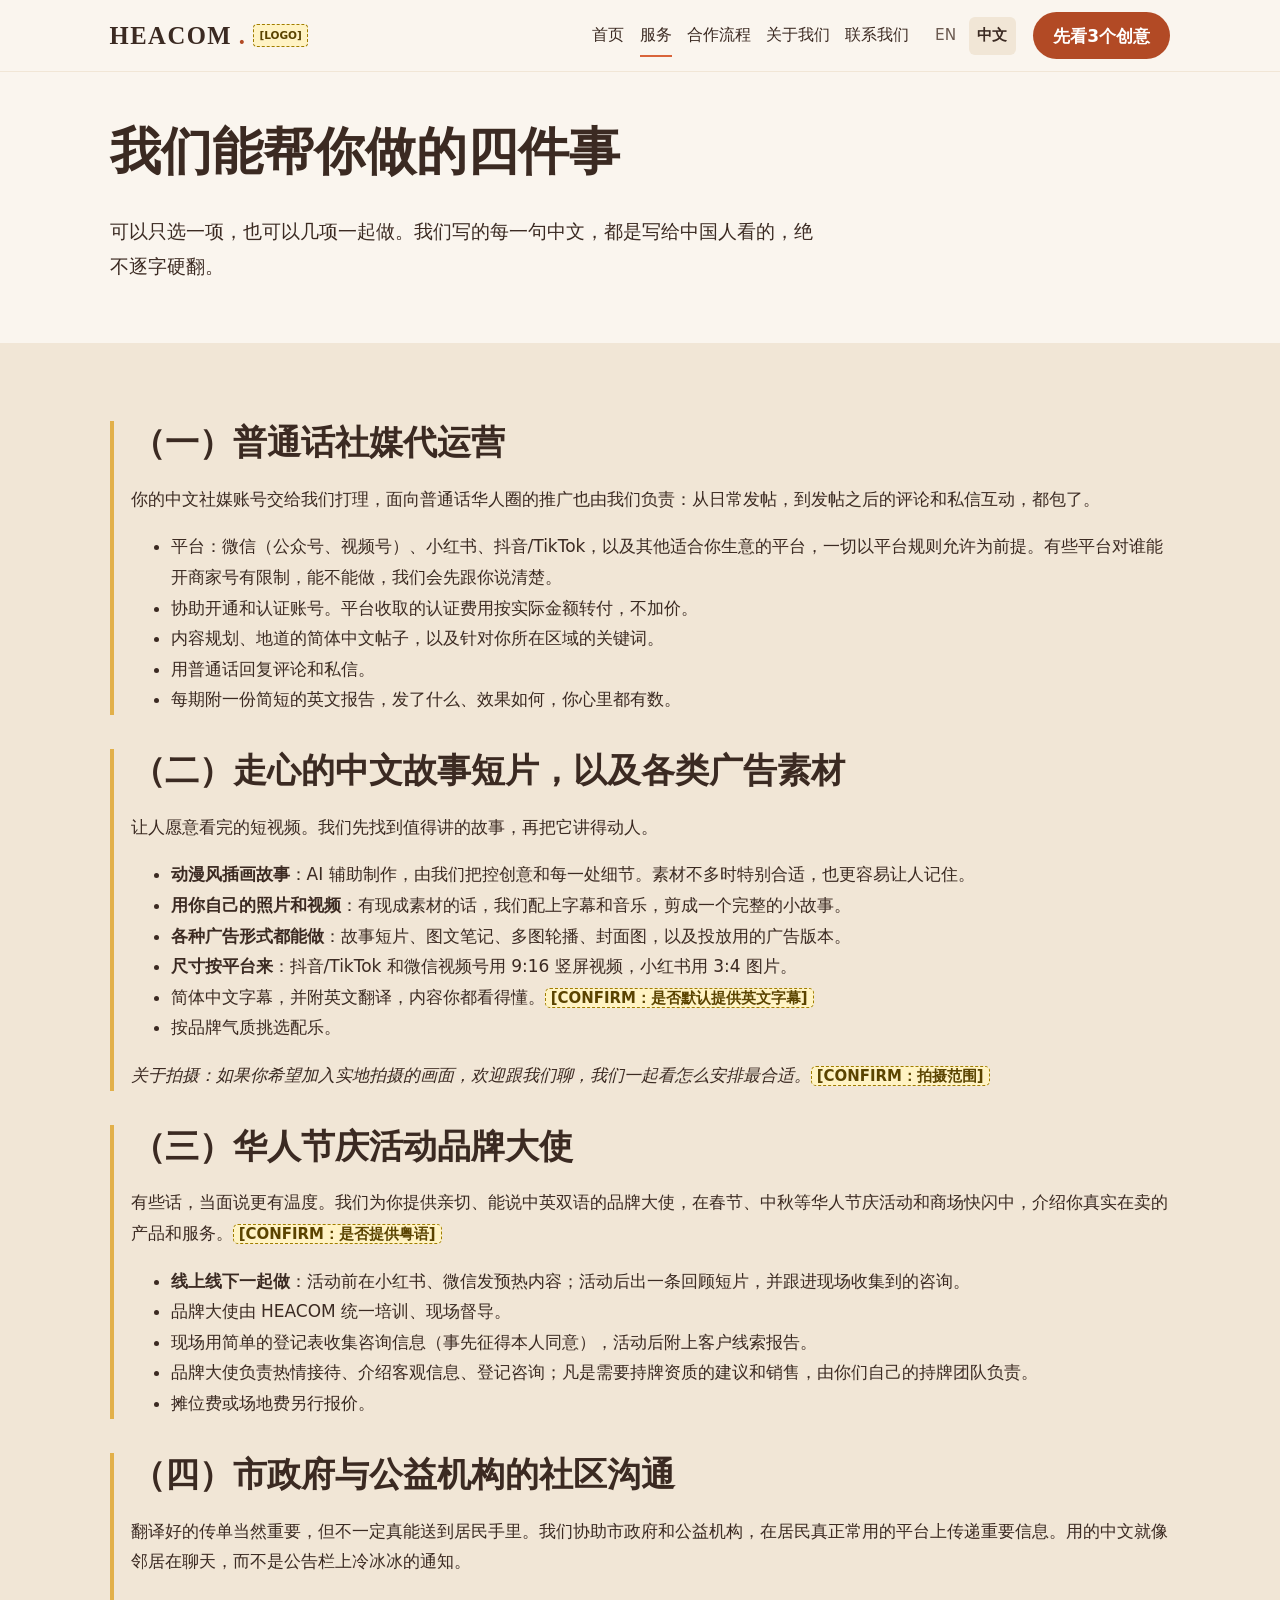
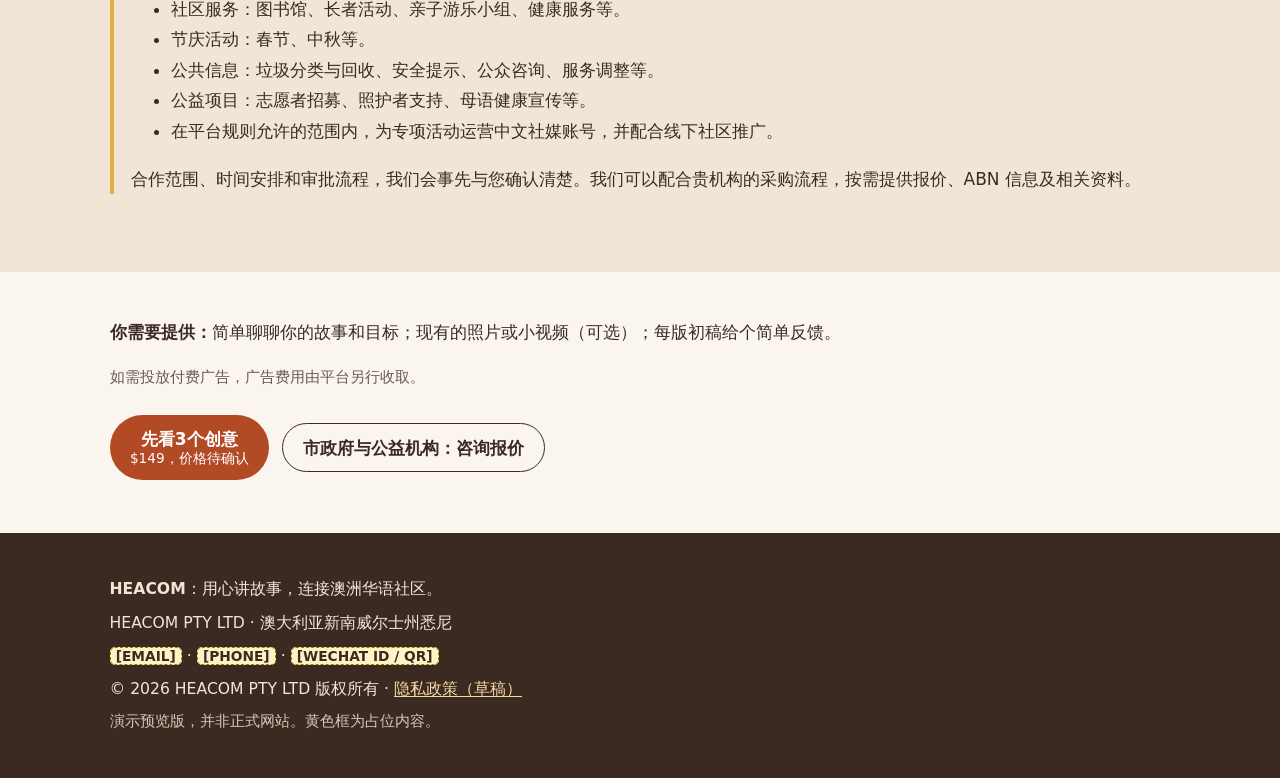
<file: zh/services.html>
<!doctype html>
<html lang="zh-Hans">
<head>
<meta charset="utf-8">
<meta name="viewport" content="width=device-width,initial-scale=1">
<title>服务｜中文社媒代运营·故事短片·活动品牌大使｜HEACOM</title>
<meta name="description" content="微信、小红书、抖音/TikTok 中文社媒代运营；动漫风插画中文故事短片及各类广告素材；华人节庆活动双语品牌大使；为市政府和公益机构做华人社区沟通。">
<meta name="robots" content="noindex"><!-- DEMO preview only: remove this line only if Forrest decides to launch -->
<link rel="canonical" href="https://heacom.com.au/zh/services.html">
<link rel="alternate" hreflang="en-AU" href="https://heacom.com.au/services.html">
<link rel="alternate" hreflang="zh-Hans" href="https://heacom.com.au/zh/services.html">
<link rel="alternate" hreflang="x-default" href="https://heacom.com.au/services.html">
<meta property="og:type" content="website">
<meta property="og:site_name" content="HEACOM">
<meta property="og:title" content="服务｜中文社媒代运营·故事短片·活动品牌大使｜HEACOM">
<meta property="og:description" content="微信、小红书、抖音/TikTok 中文社媒代运营；动漫风插画中文故事短片及各类广告素材；华人节庆活动双语品牌大使；为市政府和公益机构做华人社区沟通。">
<meta property="og:url" content="https://heacom.com.au/zh/services.html">
<meta property="og:locale" content="zh_CN">
<meta name="theme-color" content="#FAF5EE">
<link rel="icon" href="../assets/favicon.svg" type="image/svg+xml">
<link rel="stylesheet" href="../assets/style.css">
</head>
<body>
<a class="skip" href="#main">跳到正文</a>
<header class="site"><div class="wrap bar">
<a class="wordmark" href="index.html" aria-label="HEACOM 首页">HEACOM<span class="dot" aria-hidden="true">.</span><mark class="logo-ph" aria-hidden="true">[LOGO]</mark></a>
<nav class="main" aria-label="主导航"><ul><li><a href="index.html">首页</a></li><li><a href="services.html" aria-current=page>服务</a></li><li><a href="how-it-works.html">合作流程</a></li><li><a href="about.html">关于我们</a></li><li><a href="contact.html">联系我们</a></li></ul></nav>
<nav class="lang" aria-label="语言"><a href="../services.html" hreflang="en-AU" lang="en-AU">EN</a><a href="services.html" hreflang="zh-Hans" lang="zh-Hans" aria-current=true>中文</a></nav>
<a class="btn" href="contact.html#enquiry">先看3个创意</a>
</div></header>
<main id="main">
<section class="hero"><div class="wrap"><h1>我们能帮你做的四件事</h1>
<p class="lead">可以只选一项，也可以几项一起做。我们写的每一句中文，都是写给中国人看的，绝不逐字硬翻。</p></div></section>
<section class="band"><div class="wrap">
<div class="service" id="social"><h2>（一）普通话社媒代运营</h2>
<p>你的中文社媒账号交给我们打理，面向普通话华人圈的推广也由我们负责：从日常发帖，到发帖之后的评论和私信互动，都包了。</p>
<ul><li>平台：微信（公众号、视频号）、小红书、抖音/TikTok，以及其他适合你生意的平台，一切以平台规则允许为前提。有些平台对谁能开商家号有限制，能不能做，我们会先跟你说清楚。</li>
<li>协助开通和认证账号。平台收取的认证费用按实际金额转付，不加价。</li>
<li>内容规划、地道的简体中文帖子，以及针对你所在区域的关键词。</li>
<li>用普通话回复评论和私信。</li>
<li>每期附一份简短的英文报告，发了什么、效果如何，你心里都有数。</li></ul></div>
<div class="service" id="videos"><h2>（二）走心的中文故事短片，以及各类广告素材</h2>
<p>让人愿意看完的短视频。我们先找到值得讲的故事，再把它讲得动人。</p>
<ul><li><strong>动漫风插画故事</strong>：AI 辅助制作，由我们把控创意和每一处细节。素材不多时特别合适，也更容易让人记住。</li>
<li><strong>用你自己的照片和视频</strong>：有现成素材的话，我们配上字幕和音乐，剪成一个完整的小故事。</li>
<li><strong>各种广告形式都能做</strong>：故事短片、图文笔记、多图轮播、封面图，以及投放用的广告版本。</li>
<li><strong>尺寸按平台来</strong>：抖音/TikTok 和微信视频号用 9:16 竖屏视频，小红书用 3:4 图片。</li>
<li>简体中文字幕，并附英文翻译，内容你都看得懂。<mark class="ph">[CONFIRM：是否默认提供英文字幕]</mark></li>
<li>按品牌气质挑选配乐。</li></ul>
<p><em>关于拍摄：如果你希望加入实地拍摄的画面，欢迎跟我们聊，我们一起看怎么安排最合适。<mark class="ph">[CONFIRM：拍摄范围]</mark></em></p></div>
<div class="service" id="ambassadors"><h2>（三）华人节庆活动品牌大使</h2>
<p>有些话，当面说更有温度。我们为你提供亲切、能说中英双语的品牌大使，在春节、中秋等华人节庆活动和商场快闪中，介绍你真实在卖的产品和服务。<mark class="ph">[CONFIRM：是否提供粤语]</mark></p>
<ul><li><strong>线上线下一起做</strong>：活动前在小红书、微信发预热内容；活动后出一条回顾短片，并跟进现场收集到的咨询。</li>
<li>品牌大使由 HEACOM 统一培训、现场督导。</li>
<li>现场用简单的登记表收集咨询信息（事先征得本人同意），活动后附上客户线索报告。</li>
<li>品牌大使负责热情接待、介绍客观信息、登记咨询；凡是需要持牌资质的建议和销售，由你们自己的持牌团队负责。</li>
<li>摊位费或场地费另行报价。</li></ul></div>
<div class="service" id="councils"><h2>（四）市政府与公益机构的社区沟通</h2>
<p>翻译好的传单当然重要，但不一定真能送到居民手里。我们协助市政府和公益机构，在居民真正常用的平台上传递重要信息。用的中文就像邻居在聊天，而不是公告栏上冷冰冰的通知。</p>
<ul><li>社区服务：图书馆、长者活动、亲子游乐小组、健康服务等。</li>
<li>节庆活动：春节、中秋等。</li>
<li>公共信息：垃圾分类与回收、安全提示、公众咨询、服务调整等。</li>
<li>公益项目：志愿者招募、照护者支持、母语健康宣传等。</li>
<li>在平台规则允许的范围内，为专项活动运营中文社媒账号，并配合线下社区推广。</li></ul>
<p>合作范围、时间安排和审批流程，我们会事先与您确认清楚。我们可以配合贵机构的采购流程，按需提供报价、ABN 信息及相关资料。</p></div>
</div></section>
<section><div class="wrap">
<p><strong>你需要提供：</strong>简单聊聊你的故事和目标；现有的照片或小视频（可选）；每版初稿给个简单反馈。</p>
<p class="note">如需投放付费广告，广告费用由平台另行收取。</p>
<div class="cta-row"><a class="btn" href="contact.html#enquiry">先看3个创意<small>$149，价格待确认</small></a> <a class="btn ghost" href="contact.html#enquiry">市政府与公益机构：咨询报价</a></div>
</div></section>
</main>
<footer class="site"><div class="wrap"><p><strong>HEACOM</strong>：用心讲故事，连接澳洲华语社区。</p><p>HEACOM PTY LTD · 澳大利亚新南威尔士州悉尼</p><p><mark class="ph">[EMAIL]</mark> · <mark class="ph">[PHONE]</mark> · <mark class="ph">[WECHAT ID / QR]</mark></p>
<p>© 2026 HEACOM PTY LTD 版权所有 · <a href="privacy.html">隐私政策（草稿）</a></p><p class="small" style="color:#d9c8b4">演示预览版，并非正式网站。黄色框为占位内容。</p></div></footer>
</body>
</html>
</file>
<file: assets/style.css>
/* HEACOM preview build. Palette from website/content.md brand guide. System fonts only (no external requests). */
:root{--persimmon:#D9643A;--persimmon-dk:#B24A25;--rose:#B23A48;--gold:#E2B04A;--bg:#FAF5EE;--oat:#F1E6D6;--ink:#3B2A22;--muted:#6B5A50;--r:14px;
--sans:system-ui,-apple-system,"Segoe UI",Roboto,"Helvetica Neue",Arial,"PingFang SC","Hiragino Sans GB","Microsoft YaHei","Noto Sans SC",sans-serif;
--serif:"Iowan Old Style","Palatino Linotype",Palatino,Georgia,"Songti SC","Noto Serif SC",serif}
*,*::before,*::after{box-sizing:border-box}
html{font-size:16px;-webkit-text-size-adjust:100%}
body{margin:0;background:var(--bg);color:var(--ink);font-family:var(--sans);line-height:1.6}
html:lang(zh-Hans){font-size:17px}
html:lang(zh-Hans) body{line-height:1.8}
h1,h2,h3{font-family:var(--serif);line-height:1.25;margin:0 0 .6em;letter-spacing:-.005em}
:lang(zh-Hans) h1,:lang(zh-Hans) h2,:lang(zh-Hans) h3{font-family:var(--sans);font-weight:700;letter-spacing:0}
h1{font-size:clamp(1.85rem,6vw,3rem)}h2{font-size:clamp(1.4rem,4vw,2rem)}h3{font-size:1.15rem}
p,ul,ol{margin:0 0 1em}
a{color:var(--persimmon-dk);text-underline-offset:2px}
a:focus-visible,.btn:focus-visible,input:focus-visible,select:focus-visible,textarea:focus-visible{outline:3px solid var(--gold);outline-offset:2px}
.wrap{max-width:1100px;margin:0 auto;padding:0 1.15rem}
.skip{position:absolute;left:-999px;top:0}.skip:focus{left:1rem;top:1rem;background:#fff;padding:.5rem .8rem;z-index:9;border-radius:6px}
header.site{background:var(--bg);border-bottom:1px solid var(--oat);position:sticky;top:0;z-index:5}
.bar{display:flex;flex-wrap:wrap;align-items:center;gap:.5rem 1rem;padding-top:.7rem;padding-bottom:.7rem}
.wordmark{font-family:var(--serif);font-weight:700;font-size:1.45rem;color:var(--ink);text-decoration:none;letter-spacing:.06em;margin-right:auto;display:flex;align-items:center;gap:.4rem}
.wordmark .dot{color:var(--persimmon-dk)}
.logo-ph{font-family:var(--sans);font-size:.62rem;letter-spacing:0;font-weight:600;border:1px dashed #a07d00;background:#FFF3C4;color:#5a4300;border-radius:4px;padding:.05rem .3rem}
nav.main{order:3;width:100%}
nav.main ul{list-style:none;display:flex;flex-wrap:wrap;gap:.2rem .9rem;margin:0;padding:0}
nav.main a{display:inline-block;color:var(--ink);text-decoration:none;font-size:.95rem;padding:.35rem 0;border-bottom:2px solid transparent}
nav.main a[aria-current=page]{border-bottom-color:var(--persimmon)}
.lang{display:flex;gap:.25rem;font-size:.9rem}
.lang a{color:var(--muted);text-decoration:none;padding:.3rem .5rem;border-radius:6px;min-height:32px}
.lang a[aria-current=true]{background:var(--oat);color:var(--ink);font-weight:600}
.bar .btn{display:none}
@media(min-width:900px){nav.main{order:0;width:auto}.bar .btn{display:inline-block}}
.btn{display:inline-block;background:var(--persimmon-dk);color:#fff;text-decoration:none;font-weight:600;padding:.75rem 1.2rem;border-radius:999px;line-height:1.3;text-align:center}
.btn:hover{background:var(--rose)}
.btn.ghost{background:transparent;color:var(--ink);border:1.5px solid var(--ink)}
.btn.ghost:hover{background:var(--oat)}
.btn small{display:block;font-weight:400;font-size:.8rem;color:#fff}
.cta-row{display:flex;flex-wrap:wrap;gap:.75rem;align-items:center;margin:1.4rem 0 .5rem}
section{padding:2.6rem 0}
section.band{background:var(--oat)}
.hero{padding:2.8rem 0 2.4rem}
.hero-grid{display:grid;gap:1.75rem;align-items:center}
@media(min-width:860px){.hero-grid{grid-template-columns:1.35fr 1fr}}
.lead{font-size:1.12rem;max-width:42rem}
.grid{display:grid;gap:1.1rem;grid-template-columns:1fr}
@media(min-width:700px){.grid.c2{grid-template-columns:repeat(2,1fr)}}
@media(min-width:960px){.grid.c4{grid-template-columns:repeat(4,1fr)}}
@media(min-width:700px) and (max-width:959px){.grid.c4{grid-template-columns:repeat(2,1fr)}}
.card{background:#fff;border-radius:var(--r);padding:1.3rem;border:1px solid var(--oat)}
.band .card{background:var(--bg)}
.card h3{margin-bottom:.35rem}
.card .icon{display:inline-grid;place-items:center;width:2.4rem;height:2.4rem;border-radius:50%;background:var(--oat);color:var(--persimmon-dk);font-weight:700;margin-bottom:.6rem}
.service{border-left:4px solid var(--gold);padding-left:1rem;margin:2rem 0}
.steps{list-style:none;padding:0;counter-reset:s;display:grid;gap:1rem}
.steps li{background:#fff;border:1px solid var(--oat);border-radius:var(--r);padding:1rem 1rem 1rem 3.4rem;position:relative}
.steps li::before{counter-increment:s;content:counter(s);position:absolute;left:1rem;top:1rem;width:1.8rem;height:1.8rem;border-radius:50%;background:var(--persimmon-dk);color:#fff;display:grid;place-items:center;font-weight:700;font-size:.9rem}
.offer{background:#fff;border:2px solid var(--persimmon);border-radius:var(--r);padding:1.4rem}
.price{font-weight:700;color:var(--persimmon-dk)}
.note,small,.small{color:var(--muted);font-size:.88rem}
.ph{background:#FFF3C4;color:#5a4300;border:1px dashed #a07d00;border-radius:5px;padding:0 .3rem;font-size:.88em;font-style:normal;font-weight:600}
.box-ph{display:grid;place-items:center;text-align:center;min-height:220px;padding:1.25rem;border:2px dashed #a07d00;background:#FFF8DD repeating-linear-gradient(45deg,transparent 0 12px,rgba(226,176,74,.12) 12px 24px);border-radius:var(--r);color:#5a4300;font-weight:600}
.draft-banner{background:#FFF3C4;border:2px solid #a07d00;color:#4a3700;border-radius:var(--r);padding:1rem 1.2rem;margin-bottom:1.5rem}
.contact-list{list-style:none;padding:0}.contact-list li{padding:.35rem 0;border-bottom:1px solid var(--oat)}
form.ph-form fieldset{border:0;padding:0;margin:0;display:grid;gap:.9rem;max-width:40rem}
form.ph-form label,form.ph-form legend{font-weight:600}
form.ph-form .field{display:grid;gap:.3rem}
form.ph-form .opts{display:flex;flex-wrap:wrap;gap:.4rem 1rem;font-weight:400}
form.ph-form .opts label{font-weight:400}
input,select,textarea{font:inherit;padding:.6rem;border:1px solid #a8968a;border-radius:8px;background:#fff;color:var(--ink);width:100%}
input[type=checkbox],input[type=radio]{width:auto}
fieldset[disabled] input,fieldset[disabled] select,fieldset[disabled] textarea{background:#f4efe8}
button.btn{border:0;font:inherit;font-weight:600;cursor:not-allowed}
.policy h2{font-size:1.3rem;margin-top:1.8rem}
footer.site{background:var(--ink);color:#F1E6D6;padding:2.2rem 0;font-size:.92rem}
footer.site a{color:#F7D9A0}
footer.site p{margin:.3rem 0}
footer.site .ph{color:#3b2a22}
@media(prefers-reduced-motion:reduce){*{scroll-behavior:auto!important;transition:none!important}}
@media print{header.site{position:static}.bar .btn,nav.main{display:none}}
</file>
